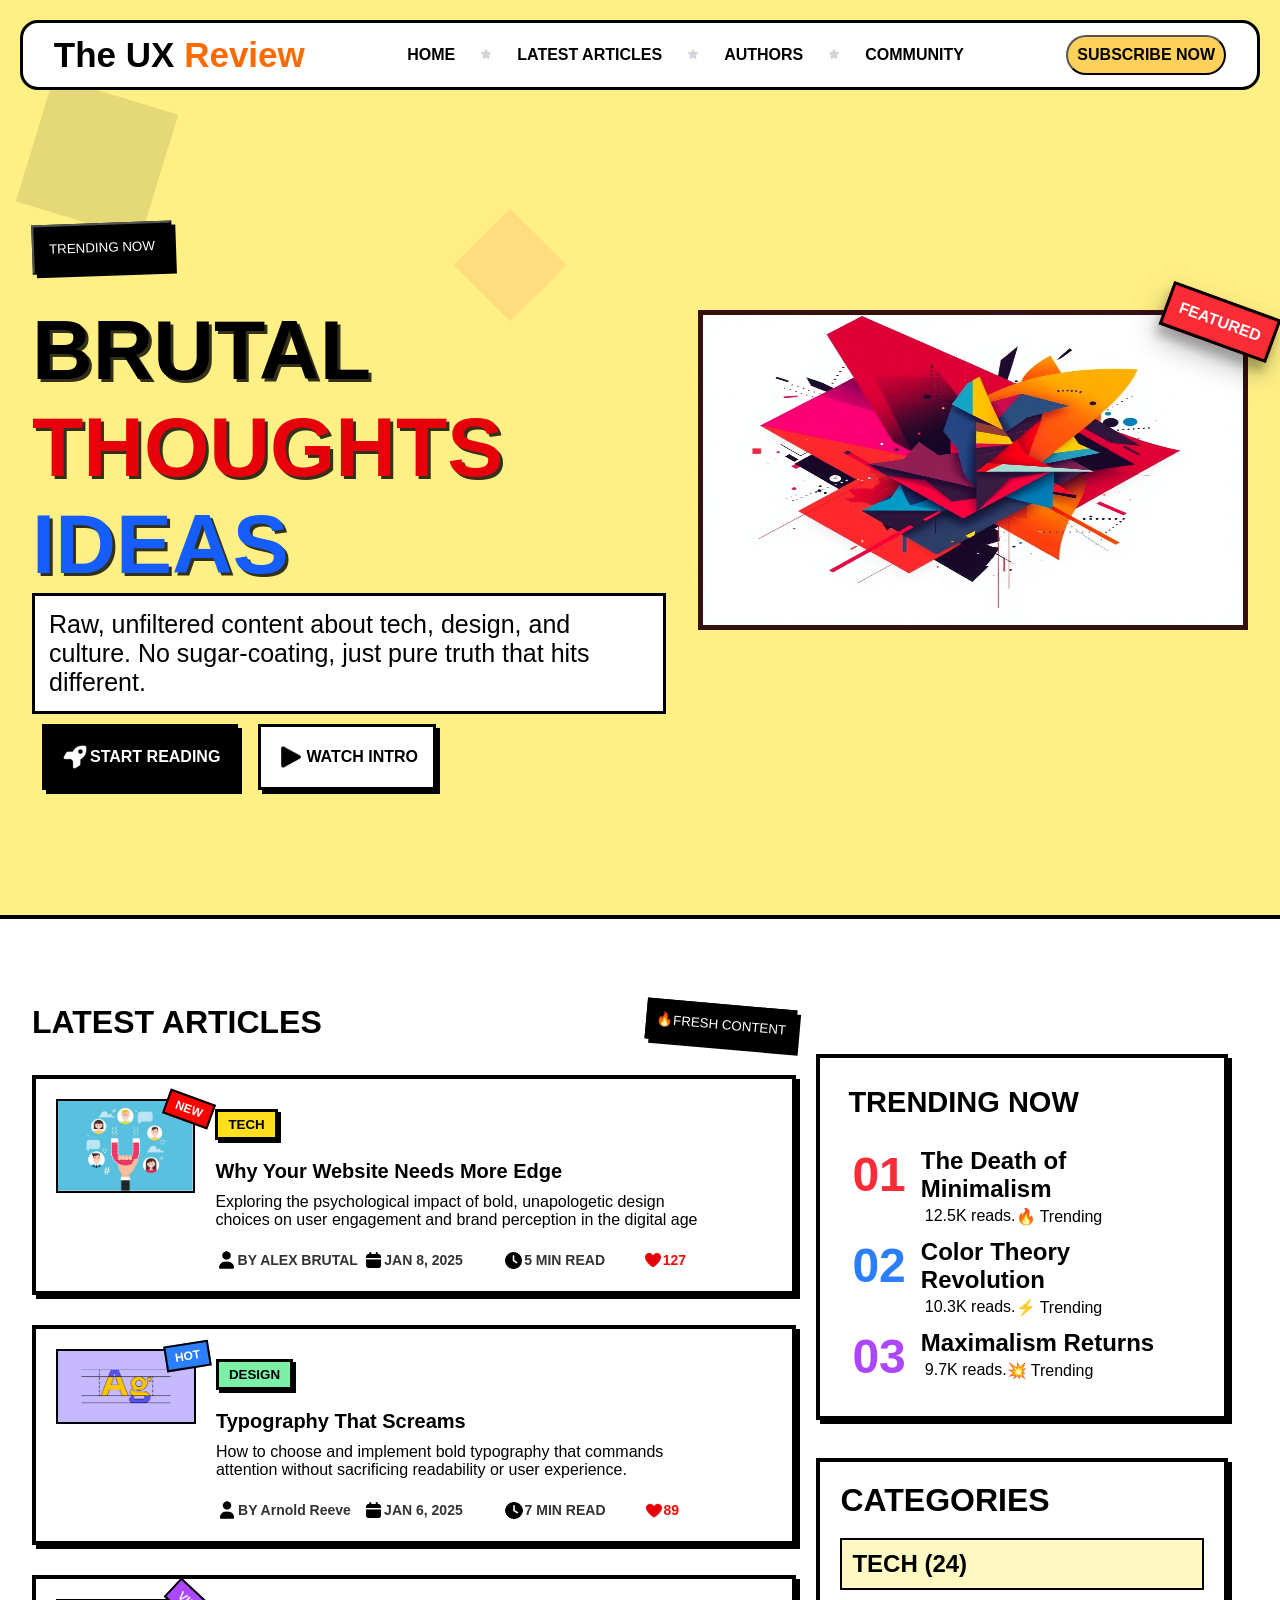
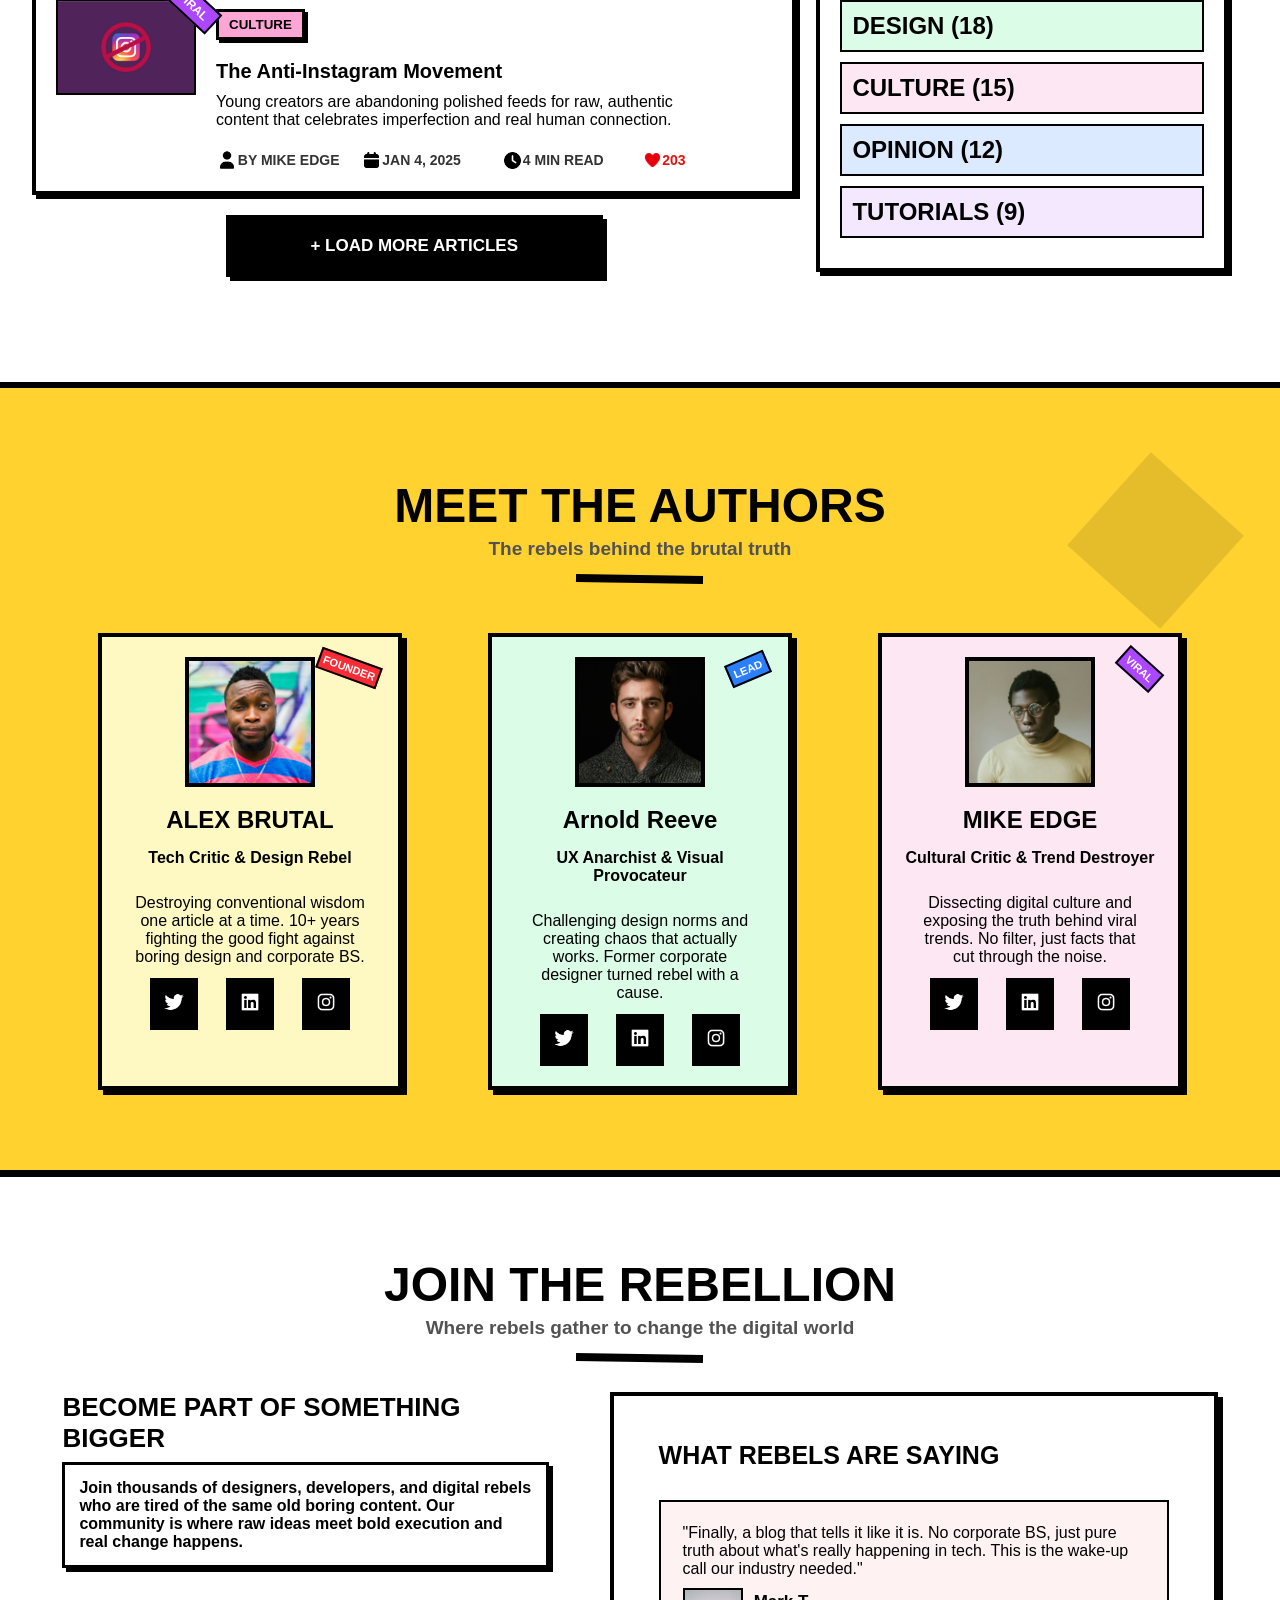
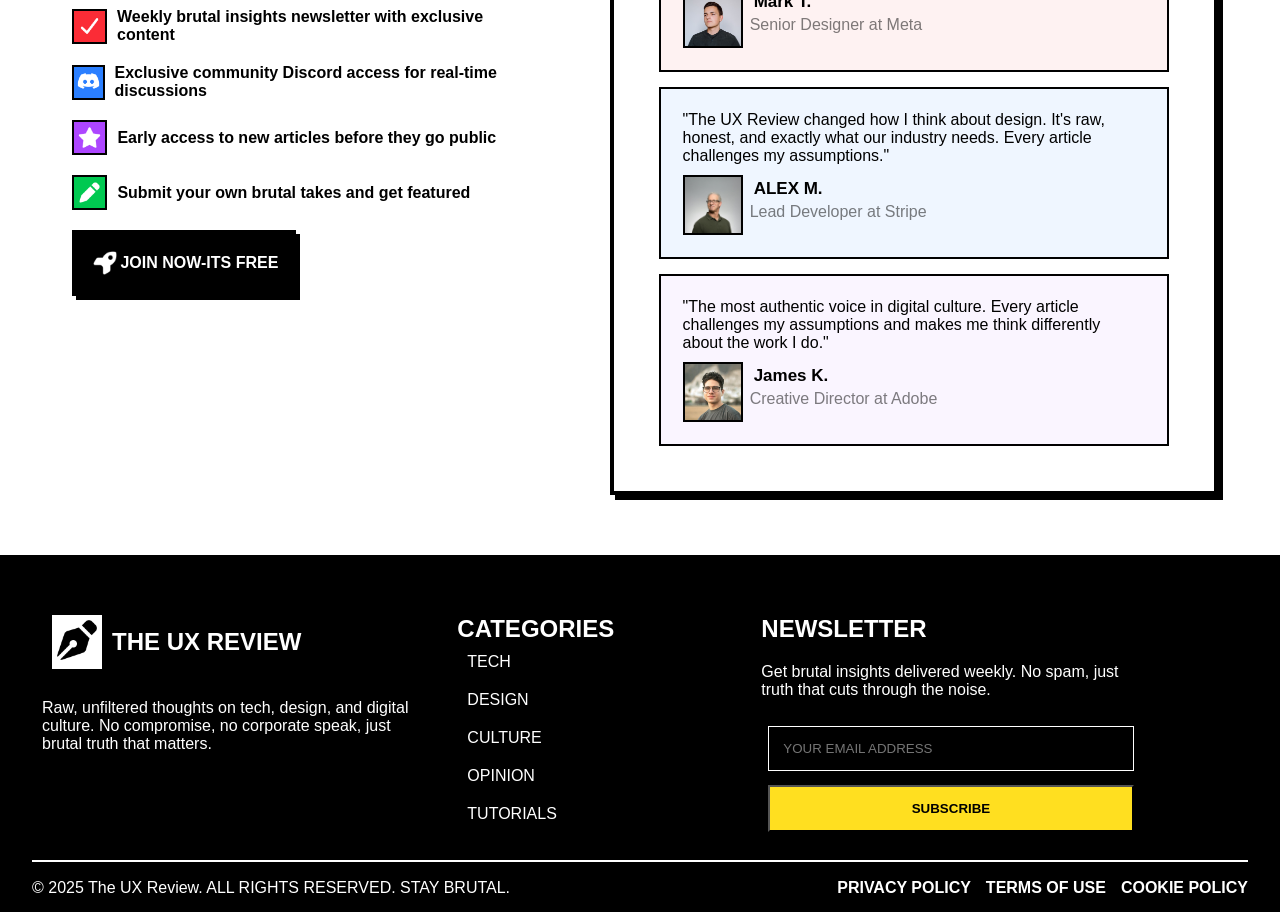
<file: index.html>
<!DOCTYPE html>
<html lang="en">

<head>
    <meta charset="UTF-8">
    <meta name="viewport" content="width=device-width, initial-scale=1.0">
    <title>The UX Reviw Blog</title>
    <!-- favicon -->
    <link rel="icon" href="./imgs/favicon.png">
    <!-- css links -->
    <link rel="stylesheet" href="./CSS/style.css">
    <link rel="stylesheet" href="./CSS/media.css">
</head>

<body>
    <!--         Navbar         -->

    <div class="navbar">
        <div class="container">
            <div class="navbar-parent">
                <div class="navbar-items">
                    <div class="navbar-items-inner">
                        <h2 class="navbar-logo">The UX </h2>
                        <ul class="navbar-links ">
                            <li><a href="#home">HOME</a></li>
                            <img src="./imgs/star-solid-full.png" />
                            <li><a href="#LATEST ARTICLES">LATEST ARTICLES</a></li>
                            <img src="./imgs/star-solid-full.png" />
                            <li><a href="#AUTHORS">AUTHORS</a></li>
                            <img src="./imgs/star-solid-full.png" />
                            <li><a href="#COMMUNITY">COMMUNITY</a></li>
                        </ul>
                        <button class="navbar-btn">SUBSCRIBE NOW</button>
                    </div>
                </div>
            </div>
        </div>
    </div>
    <!--         Navbar         -->

    <!--        Hero Section         -->
    <div class="hero-section" id="home">
        <div class="container">
            <div class="hero-section-parent">
                <div class="hero-section-items">
                    <div class="hero-section-items-inner">
                        <div class="hero-section-items-inner-left xl-50">
                            <div class="hero-Square1"></div>
                            <div class="hero-Square2"></div>
                            <div class=" TRENDING-NOW-div">
                                <button class="hero-btn1"> TRENDING NOW</button>

                            </div>
                            <h1><span class="title1">BRUTAL</span><br><span class="title2">THOUGHTS</span><br><span
                                    class="title3"> IDEAS</span>
                            </h1>
                            <div class="hero-p">
                                <p>Raw, unfiltered content about tech, design, and culture. No sugar-coating, just pure
                                    truth that hits different.</p>
                            </div>
                            <div class="btns">
                                <div class=" START-READING-div">

                                    <button class="hero-btn2">
                                        <img src="./imgs/icons/icons/rocket-solid-full.png" />
                                        START READING</button>

                                </div>
                                <div class=" WATCH-INTRO-div">
                                    <button class="hero-btn3"><img src="./imgs/icons/icons/play-solid-full.png" />WATCH
                                        INTRO</button>

                                </div>
                            </div>
                        </div>
                        <div class="hero-section-items-inner-right xl-50">

                            <img src="./imgs/hero-img.png" />
                            <div class="title-img">FEATURED</div>
                        </div>
                    </div>
                </div>
            </div>
        </div>
    </div>
    <!--        Hero Section         -->

    <!--        Latest Articles        -->
    <div class="latest-Articles" id="LATEST ARTICLES">
        <div class="container">
            <div class="latest-Articles-parent">


                <div class="latest-Articles-items xl-100 xxl-100">


                    <div class="left-column xl-75 xxl-75 lg-65">

                        <div class="latest-title">
                            <h1>LATEST ARTICLES</h1>
                            <button>🔥FRESH CONTENT</button>

                        </div>


                        <div class="latest-Articles-items-inner ">
                            <div class="article-img lg-100">
                                <img src="./imgs/user-engagement-2.jpg" alt="Article Image" />
                                <div class="NEW">NEW</div>

                            </div>
                            <div class="">
                                <button class="TECH">TECH</button>
                                <h1>Why Your Website Needs More Edge</h1>
                                <p>
                                    Exploring the psychological impact of bold, unapologetic design
                                    <br />
                                    choices on user engagement and brand perception in the digital age
                                </p>

                                <div class="icons">

                                    <div class="icon-item">
                                        <img src="./imgs/icons/icons/user-solid-full.png" />
                                        <h3>BY ALEX BRUTAL</h3>
                                    </div>
                                    <div class="icon-item">
                                        <img src="./imgs/icons/icons/calendar-solid-full.png" />
                                        <h3>JAN 8, 2025</h3>
                                    </div>


                                    <div class="icon-item">
                                        <img src="./imgs/icons/icons/clock-solid-full.png" />
                                        <h3>5 MIN READ</h3>
                                    </div>
                                    <div class="icon-item">
                                        <img src="./imgs/icons/icons/heart-solid-full-red.png" />
                                        <h3 class="red-num">127</h3>
                                    </div>


                                </div>
                            </div>
                        </div>


                        <div class="latest-Articles-items-inner">
                            <div class="article-img lg-100">
                                <img src="./imgs/guide-to-typography.avif" alt="Article Image" />
                                <div class="HOT">HOT</div>

                            </div>
                            <div>
                                <button class="TECH design-btn ">DESIGN</button>

                                <h1 class="design">Typography That Screams</h1>
                                <p>
                                    How to choose and implement bold typography that commands
                                    <br />
                                    attention without sacrificing readability or user experience.
                                </p>

                                <div class="icons">

                                    <div class="icon-item">
                                        <img src="./imgs/icons/icons/user-solid-full.png" />
                                        <h3>BY Arnold Reeve</h3>
                                    </div>
                                    <div class="icon-item">
                                        <img src="./imgs/icons/icons/calendar-solid-full.png" />
                                        <h3>JAN 6, 2025</h3>
                                    </div>


                                    <div class="icon-item">
                                        <img src="./imgs/icons/icons/clock-solid-full.png" />
                                        <h3>7 MIN READ</h3>
                                    </div>
                                    <div class="icon-item">
                                        <img src="./imgs/icons/icons/heart-solid-full-red.png" />
                                        <h3 class="red-num">89</h3>
                                    </div>


                                </div>
                            </div>
                        </div>


                        <div class="latest-Articles-items-inner">
                            <div class="article-img lg-100">
                                <img src="./imgs/anti-instagram.jpg" alt="Article Image" />
                                <div class="VIRAL">VIRAL</div>

                            </div>
                            <div>
                                <button class="TECH culture-btn">CULTURE</button>

                                <h1 class="culture">The Anti-Instagram Movement</h1>
                                <p>
                                    Young creators are abandoning polished feeds for raw, authentic
                                    <br />
                                    content that celebrates imperfection and real human connection.
                                </p>

                                <div class="icons">

                                    <div class="icon-item">
                                        <img src="./imgs/icons/icons/user-solid-full.png" />
                                        <h3>BY MIKE EDGE</h3>
                                    </div>
                                    <div class="icon-item">
                                        <img src="./imgs/icons/icons/calendar-solid-full.png" />
                                        <h3>JAN 4, 2025</h3>
                                    </div>


                                    <div class="icon-item">
                                        <img src="./imgs/icons/icons/clock-solid-full.png" />
                                        <h3>4 MIN READ</h3>
                                    </div>
                                    <div class="icon-item">
                                        <img src="./imgs/icons/icons/heart-solid-full-red.png" />
                                        <h3 class="red-num">203</h3>
                                    </div>


                                </div>
                            </div>
                        </div>
                        <div class="latest-btn">
                            <button>+ LOAD MORE ARTICLES</button>

                        </div>

                    </div>

                    <div class="right-column xl-25 xxl-25 lg-35">

                        <div class="trenging">
                            <div class="trenging-inner">
                                <h1>TRENDING NOW</h1>

                                <div class="items-trending">
                                    <h2 class="items-trending-num num1">01</h2>
                                    <div>
                                        <h2 class="trending-title1">The Death of Minimalism</h2>
                                        <div class="items-trending-line2">
                                            <p>12.5K reads.</p>
                                            <p>🔥 Trending</p>
                                        </div>
                                    </div>
                                </div>

                                <div class="items-trending">
                                    <h2 class="items-trending-num num2">02</h2>
                                    <div>
                                        <h2 class="trending-title2">Color Theory Revolution</h2>
                                        <div class="items-trending-line2">
                                            <p>10.3K reads.</p>
                                            <p>⚡️ Trending</p>
                                        </div>
                                    </div>
                                </div>

                                <div class="items-trending">
                                    <h2 class="items-trending-num num3">03</h2>
                                    <div>
                                        <h2 class="trending-title3">Maximalism Returns</h2>
                                        <div class="items-trending-line2">
                                            <p>9.7K reads.</p>
                                            <p>💥 Trending</p>
                                        </div>
                                    </div>
                                </div>
                            </div>
                        </div>

                        <div class="categories">
                            <div class="categories-inner">
                                <h1>CATEGORIES</h1>
                                <div class="categories-item item1">
                                    <h2>TECH (24)</h2>
                                </div>
                                <div class="categories-item item2">
                                    <h2>DESIGN (18)</h2>
                                </div>
                                <div class="categories-item item3">
                                    <h2>CULTURE (15)</h2>
                                </div>
                                <div class="categories-item item4">
                                    <h2>OPINION (12)</h2>
                                </div>
                                <div class="categories-item item5">
                                    <h2>TUTORIALS (9)</h2>
                                </div>
                            </div>
                        </div>

                    </div>


                </div>
            </div>
        </div>
    </div>

    <!--        Latest Articles        -->

    <!--        AUTHORS       -->
    <div class="AUTHORS" id="AUTHORS">
        <div class="container">
            <div class="AUTHORS-parent">
                <div class="AUTHORS-items">
                    <div class="AUTHORS-titles">
                        <div class="AUTHORS-Square3"></div>
                        <h1>MEET THE AUTHORS</h1>
                        <p>The rebels behind the brutal truth</p>
                        <div class="line">

                        </div>
                    </div>
                    <div class="cards">
                        <div class="AUTHORS-card-1 sm-100 md-50 lg-25 xl-20 ">
                            <div class="inner-AUTHORS-card">
                                <img class="AUTHORS-img" src="./imgs/avatar-1.jpg" />
                                <div class="FOUNDER">FOUNDER</div>
                                <h2 class="name-AUTHORS">ALEX BRUTAL</h2>
                                <p class="AUTHORS-p">Tech Critic & Design Rebel</p>
                                <p class="AUTHORS-p2">Destroying conventional wisdom one article at a time. 10+ years
                                    fighting the good
                                    fight
                                    against boring design and corporate BS.</p>
                                <div class="AUTHORS-icons">
                                    <div class="icon1">
                                        <img src="./imgs/icons/icons/twitter-brands-solid-full.png" />
                                    </div>
                                    <div class="icon2">
                                        <img src="./imgs/icons/icons/linkedin-brands-solid-full.png" />
                                    </div>
                                    <div class="icon3">
                                        <img src="./imgs/icons/icons/instagram-brands-solid-full.png" />
                                    </div>
                                </div>
                            </div>
                        </div>
                        <div class="AUTHORS-card-2 sm-100 md-50 lg-25 xl-20 ">
                            <div class="inner-AUTHORS-card">
                                <img class="AUTHORS-img" src="./imgs/avatar-2.jpg" />

                                <div class="LEAD">LEAD</div>
                                <h2 class="name-AUTHORS">Arnold Reeve</h2>
                                <p class="AUTHORS-p">UX Anarchist & Visual Provocateur</p>
                                <p class="AUTHORS-p2">Challenging design norms and creating chaos that actually works.
                                    Former corporate designer turned rebel with a cause.</p>
                                <div class="AUTHORS-icons">
                                    <div class="icon1">
                                        <img src="./imgs/icons/icons/twitter-brands-solid-full.png" />
                                    </div>
                                    <div class="icon2">
                                        <img src="./imgs/icons/icons/linkedin-brands-solid-full.png" />
                                    </div>
                                    <div class="icon3">
                                        <img src="./imgs/icons/icons/instagram-brands-solid-full.png" />
                                    </div>
                                </div>
                            </div>
                        </div>
                        <div class="AUTHORS-card-3 sm-100 md-50 lg-25 xl-20 ">
                            <div class="inner-AUTHORS-card">
                                <img class="AUTHORS-img" src="./imgs/avatar-3.jpg" />
                                <div class="VIRAL-AUTHOURS">VIRAL</div>
                                <h2 class="name-AUTHORS">MIKE EDGE</h2>
                                <p class="AUTHORS-p">Cultural Critic & Trend Destroyer</p>
                                <p class="AUTHORS-p2">Dissecting digital culture and exposing the truth behind viral
                                    trends. No filter, just facts that cut through the noise.

                                </p>
                                <div class="AUTHORS-icons">
                                    <div class="icon1">
                                        <img src="./imgs/icons/icons/twitter-brands-solid-full.png" />
                                    </div>
                                    <div class="icon2">
                                        <img src="./imgs/icons/icons/linkedin-brands-solid-full.png" />
                                    </div>
                                    <div class="icon3">
                                        <img src="./imgs/icons/icons/instagram-brands-solid-full.png" />
                                    </div>
                                </div>
                            </div>
                        </div>
                    </div>
                </div>
            </div>
        </div>
    </div>


    <!--        AUTHORS       -->


    <!--        COMMUNITY            -->

    <div class="community" id="COMMUNITY">
        <div class="container">
            <div class="community-parent">
                <div class="AUTHORS-titles ">
                    <h1>JOIN THE REBELLION</h1>
                    <p>Where rebels gather to change the digital world</p>
                    <div class="line"></div>
                </div>
                <div class="community-items">
                    <div class="cummunity-items-left md-100 lg-40 xl-50 xxl-50">
                        <h2 class="title-community">BECOME PART OF SOMETHING BIGGER</h2>
                        <div class="cummunity-p">Join thousands of designers, developers, and digital rebels who are
                            tired of the same old boring content. Our community is where raw ideas meet bold execution
                            and real change happens.</div>
                        <div class="lines-cummunity">
                            <div class="img-cummunity"><img src="./imgs/icons/icons/check-solid-full.png"/></div>
                            <h4>Weekly brutal insights newsletter with exclusive content</h4>
                        </div>
                        <div  class="lines-cummunity">
                            <div class="img-cummunity img-1"><img src="./imgs/icons/icons/discord-brands-solid-full.png"/></div>
                            <h4>Exclusive community Discord access for real-time discussions</h4>
                        </div >
                        <div  class="lines-cummunity">
                            <div class="img-cummunity img-2"><img src="./imgs/icons/icons/star-solid-full-white.png"/></div>
                            <h4>Early access to new articles before they go public</h4>
                        </div>
                        <div  class="lines-cummunity">
                            <div class="img-cummunity img-3"><img src="./imgs/icons/icons/pen-solid-full.png"/></div>
                            <h4>Submit your own brutal takes and get featured</h4>
                        </div>
                        <div class=" START-READING-div ">
                            <button class="hero-btn2"><img src="./imgs/icons/icons/rocket-solid-full.png" />
                                JOIN NOW-ITS FREE</button>

                        </div>
                    </div>
                    <div class="cummunity-items-right md-100 lg-50 xl-50 xxl-50">
                        <h3>WHAT REBELS ARE SAYING</h3>
                        <div class="cummunity-items-right-div1">
                            <p>
                                "Finally, a blog that tells it like it is. No corporate BS, just pure truth about what's
                                really happening in tech. This is the wake-up call our industry needed."
                            </p>
                            <div class="cummunity-items-right-img">
                                <img src="./imgs/avatar-4.avif"/>
                                <div>
                                    <h2>Mark T.</h2>
                                    <p>Senior Designer at Meta</p>
                                </div>
                            </div>
                        </div>
                        <div  class="cummunity-items-right-div2">
                            <p>
                                "The UX Review changed how I think about design. It's raw, honest, and exactly what our
                                industry needs. Every article challenges my assumptions."</p>
                            <div class="cummunity-items-right-img">
                                <img src="./imgs/avatar-5.jpg" />
                                <div>
                                    <h2>ALEX M.</h2>
                                    <p>Lead Developer at Stripe</p>
                                </div>
                            </div>
                        </div>
                        <div class="cummunity-items-right-div3">
                            <p>
                                "The most authentic voice in digital culture. Every article challenges my assumptions
                                and makes me think differently about the work I do." </p>
                            <div class="cummunity-items-right-img">
                                <img src="./imgs/avatar-6.avif"/>
                                <div>
                                    <h2>James K.</h2>
                                    <p>Creative Director at Adobe</p>
                                </div>
                            </div>
                        </div>
                    </div>
                </div>
            </div>
        </div>
    </div>
    </div>
    <!--        COMMUNITY            -->

    <!--        footer            -->
    <div class="footer">
        <div class="container">
            <div class="parent-footer">
                <div class="footer-top">
                    <div class="footer-top1 lg-33">
                        <div class="footer-top-left">
                           <div class="footer-img"><img src="./imgs/icons/icons/pen-nib-solid-full.png" alt=""></div>

                            <h2>THE UX REVIEW</h2>
                        </div>
                        <p>Raw, unfiltered thoughts on tech, design, and digital culture. No compromise, no corporate
                            speak, just brutal truth that matters.</p>
                    </div>
                    <div  class="footer-top2 lg-25">
                        <h2>CATEGORIES</h2>
                        <ul>
                            <li>TECH</li>
                            <li>DESIGN</li>
                            <li>CULTURE</li>
                            <li>OPINION</li>
                            <li>TUTORIALS</li>
                        </ul>
                    </div>
                    <div  class="footer-top3 lg-33">
                        <h2>NEWSLETTER</h2>
                        <p>Get brutal insights delivered weekly. No spam, just truth that cuts through the noise.</p>
                        <div class="inputs">
                        <input placeholder="YOUR EMAIL ADDRESS"/>
                        <button>SUBSCRIBE</button>
                        </div>
                    </div>

                </div>
                <div class="footer-bottom">
                    <p>© 2025 The UX Review. ALL RIGHTS RESERVED. STAY BRUTAL.</p>
                    <ul>
                        <li>PRIVACY POLICY</li>
                        <li>TERMS OF USE</li>
                        <li>COOKIE POLICY</li>
                    </ul>
                </div>
            </div>
        </div>
    </div>
    <!--        footer           -->




</body>

</html>
</file>
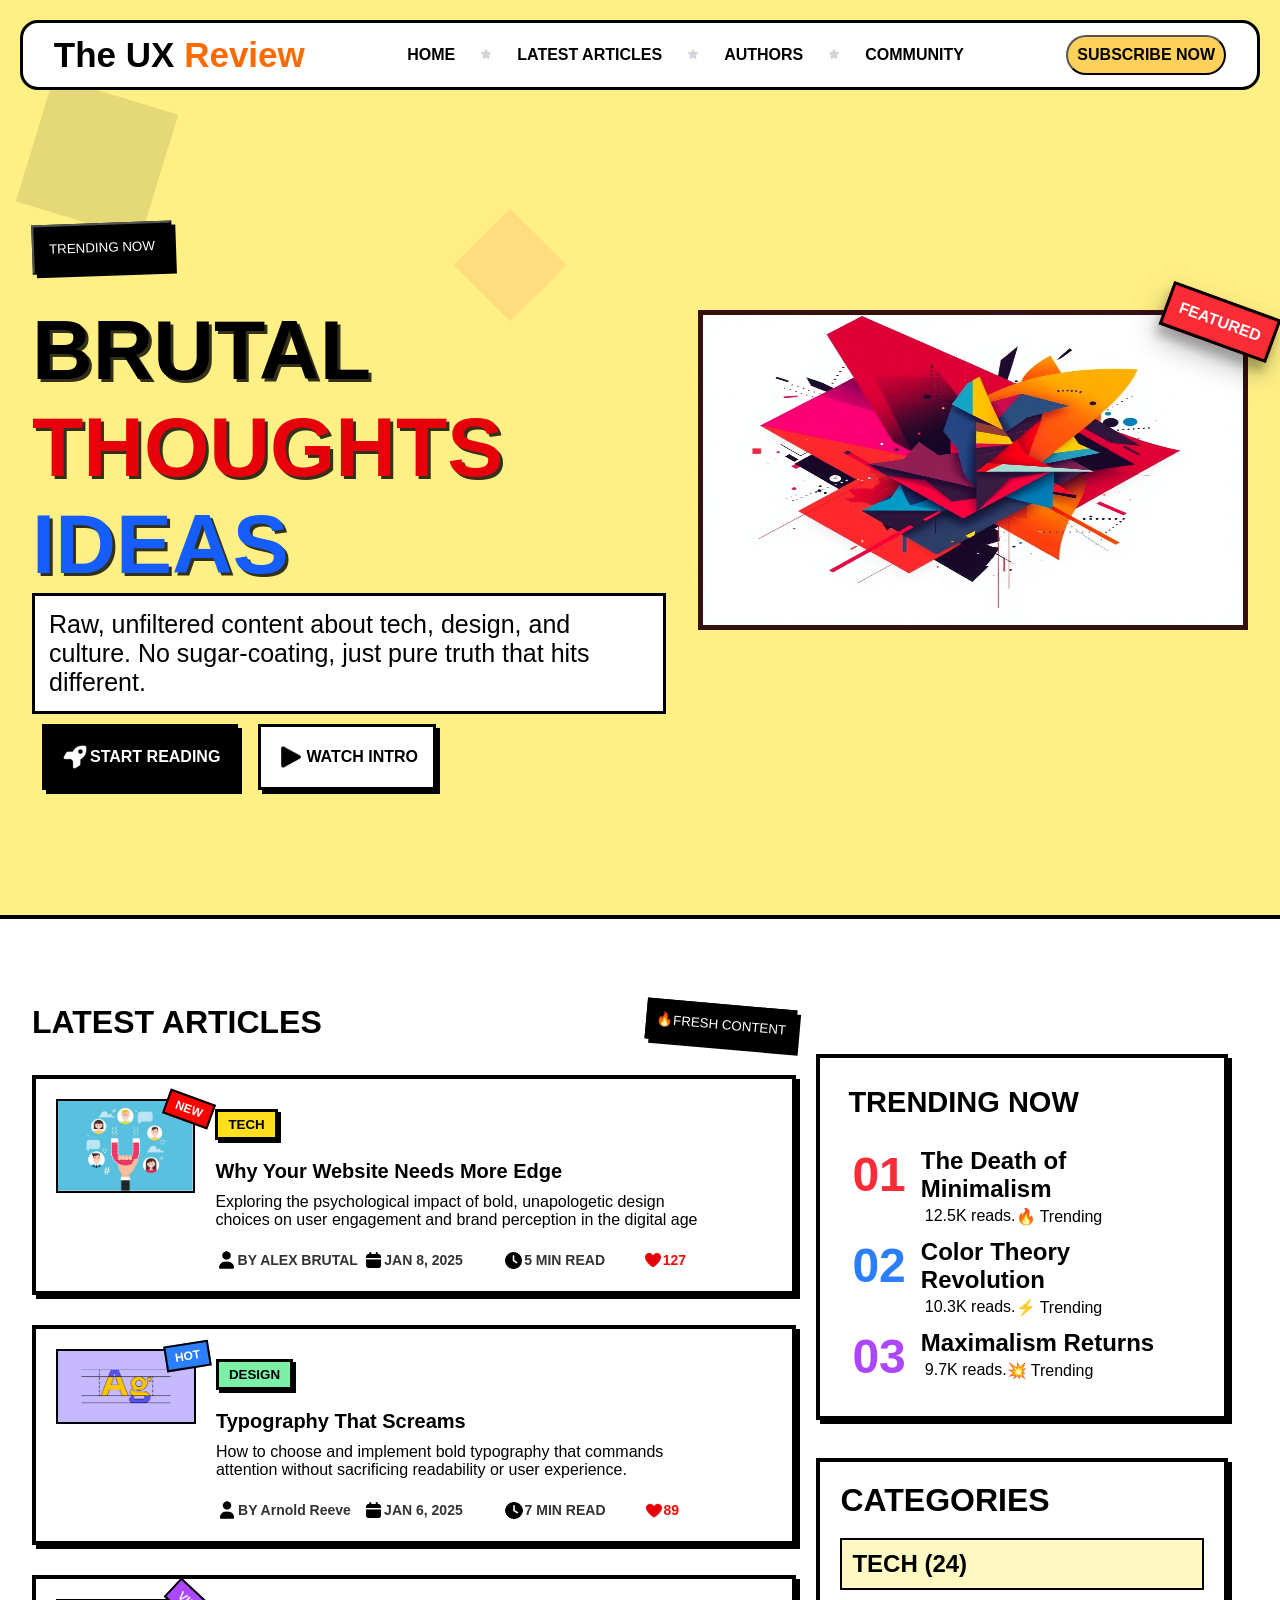
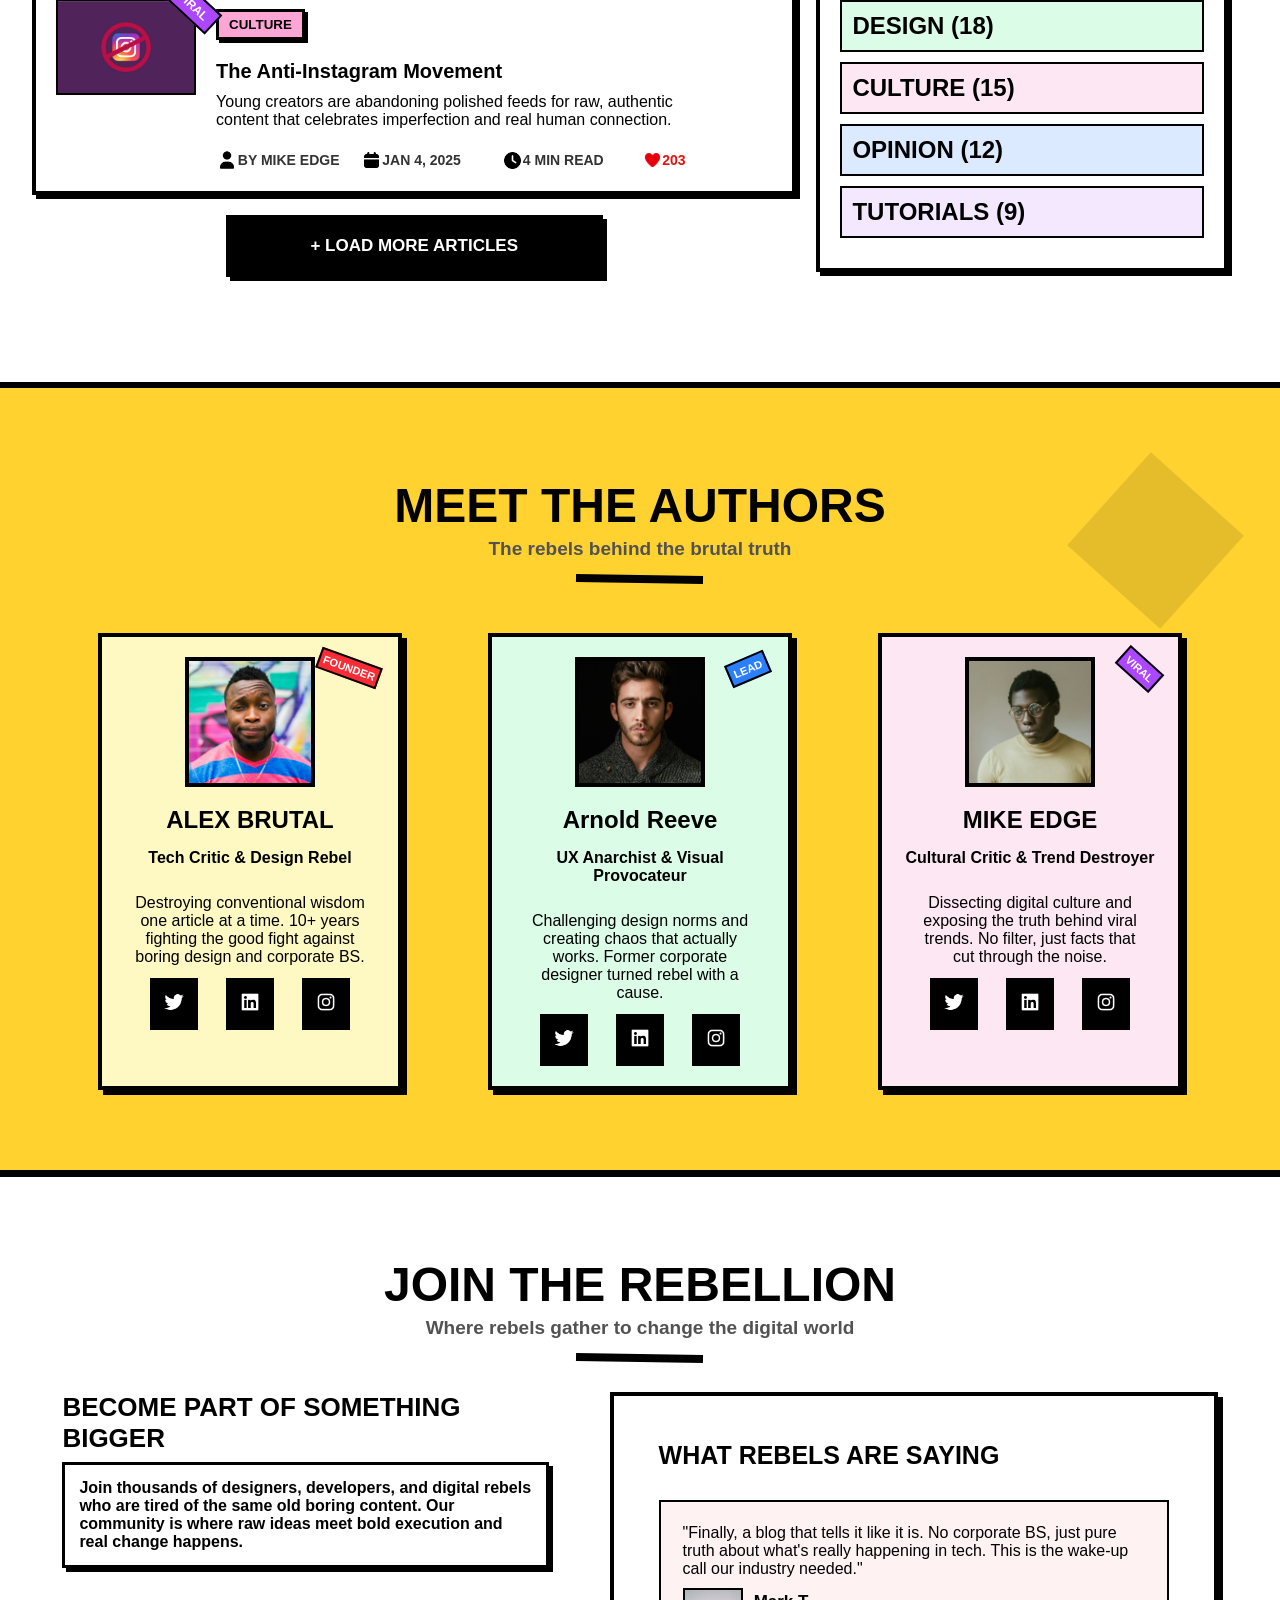
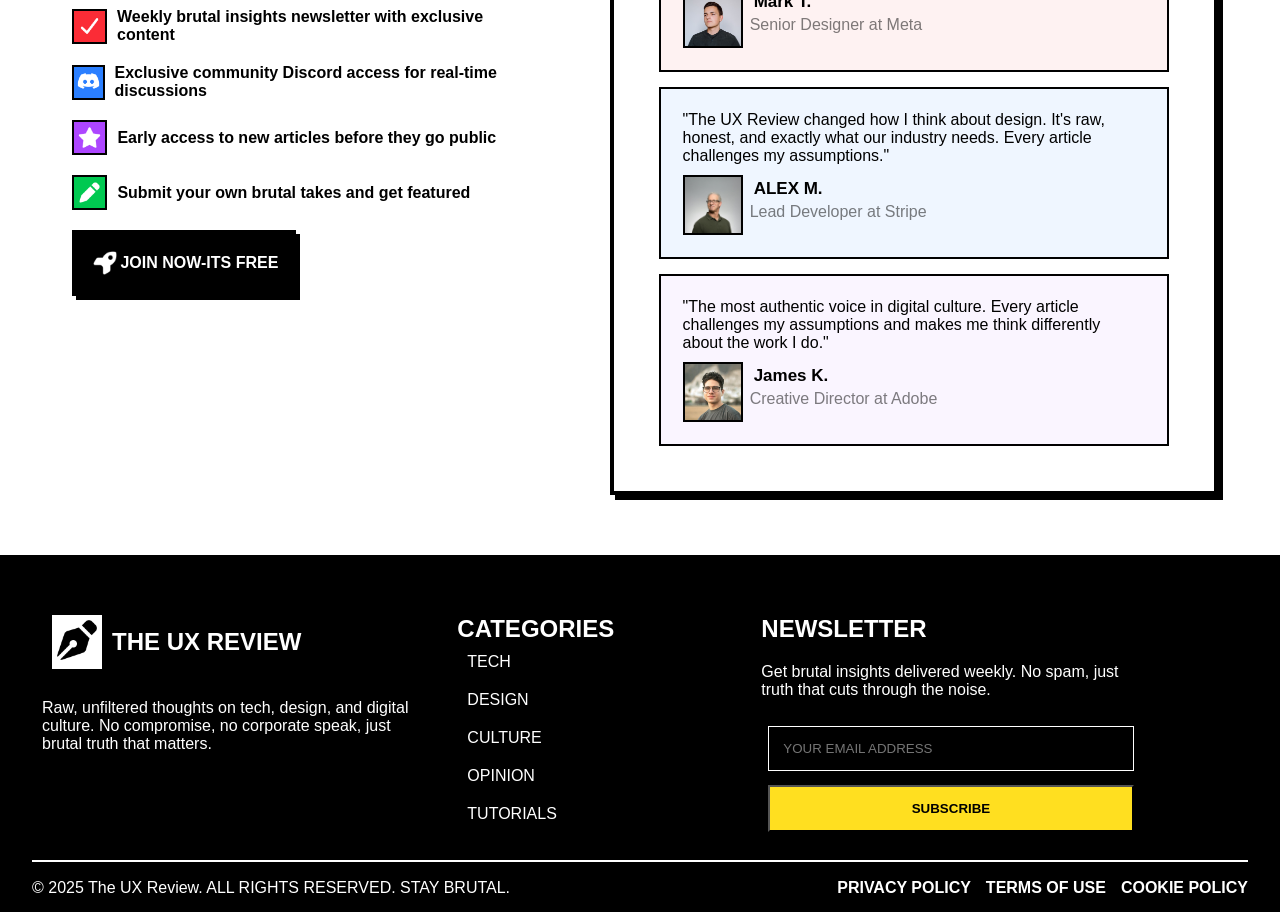
<file: the ux review blog/index.html>
<!DOCTYPE html>
<html lang="en">

<head>
    <meta charset="UTF-8">
    <meta name="viewport" content="width=device-width, initial-scale=1.0">
    <title>The UX Reviw Blog</title>
    <!-- favicon -->
    <link rel="icon" href="./imgs/favicon.png">
    <!-- css links -->
    <link rel="stylesheet" href="./CSS/style.css">
    <link rel="stylesheet" href="./CSS/media.css">
</head>

<body>
    <!--         Navbar         -->

    <div class="navbar">
        <div class="container">
            <div class="navbar-parent">
                <div class="navbar-items">
                    <div class="navbar-items-inner">
                        <h2 class="navbar-logo">The UX </h2>
                        <ul class="navbar-links ">
                            <li><a href="#home">HOME</a></li>
                            <img src="./imgs/star-solid-full.png" />
                            <li><a href="#LATEST ARTICLES">LATEST ARTICLES</a></li>
                            <img src="./imgs/star-solid-full.png" />
                            <li><a href="#AUTHORS">AUTHORS</a></li>
                            <img src="./imgs/star-solid-full.png" />
                            <li><a href="#COMMUNITY">COMMUNITY</a></li>
                        </ul>
                        <button class="navbar-btn">SUBSCRIBE NOW</button>
                    </div>
                </div>
            </div>
        </div>
    </div>
    <!--         Navbar         -->

    <!--        Hero Section         -->
    <div class="hero-section" id="home">
        <div class="container">
            <div class="hero-section-parent">
                <div class="hero-section-items">
                    <div class="hero-section-items-inner">
                        <div class="hero-section-items-inner-left xl-50">
                            <div class="hero-Square1"></div>
                            <div class="hero-Square2"></div>
                            <div class=" TRENDING-NOW-div">
                                <button class="hero-btn1"> TRENDING NOW</button>

                            </div>
                            <h1><span class="title1">BRUTAL</span><br><span class="title2">THOUGHTS</span><br><span
                                    class="title3"> IDEAS</span>
                            </h1>
                            <div class="hero-p">
                                <p>Raw, unfiltered content about tech, design, and culture. No sugar-coating, just pure
                                    truth that hits different.</p>
                            </div>
                            <div class="btns">
                                <div class=" START-READING-div">

                                    <button class="hero-btn2">
                                        <img src="./imgs/icons/icons/rocket-solid-full.png" />
                                        START READING</button>

                                </div>
                                <div class=" WATCH-INTRO-div">
                                    <button class="hero-btn3"><img src="./imgs/icons/icons/play-solid-full.png" />WATCH
                                        INTRO</button>

                                </div>
                            </div>
                        </div>
                        <div class="hero-section-items-inner-right xl-50">

                            <img src="./imgs/hero-img.png" />
                            <div class="title-img">FEATURED</div>
                        </div>
                    </div>
                </div>
            </div>
        </div>
    </div>
    <!--        Hero Section         -->

    <!--        Latest Articles        -->
    <div class="latest-Articles" id="LATEST ARTICLES">
        <div class="container">
            <div class="latest-Articles-parent">


                <div class="latest-Articles-items xl-100 xxl-100">


                    <div class="left-column xl-75 xxl-75 lg-65">

                        <div class="latest-title">
                            <h1>LATEST ARTICLES</h1>
                            <button>🔥FRESH CONTENT</button>

                        </div>


                        <div class="latest-Articles-items-inner ">
                            <div class="article-img lg-100">
                                <img src="./imgs/user-engagement-2.jpg" alt="Article Image" />
                                <div class="NEW">NEW</div>

                            </div>
                            <div class="">
                                <button class="TECH">TECH</button>
                                <h1>Why Your Website Needs More Edge</h1>
                                <p>
                                    Exploring the psychological impact of bold, unapologetic design
                                    <br />
                                    choices on user engagement and brand perception in the digital age
                                </p>

                                <div class="icons">

                                    <div class="icon-item">
                                        <img src="./imgs/icons/icons/user-solid-full.png" />
                                        <h3>BY ALEX BRUTAL</h3>
                                    </div>
                                    <div class="icon-item">
                                        <img src="./imgs/icons/icons/calendar-solid-full.png" />
                                        <h3>JAN 8, 2025</h3>
                                    </div>


                                    <div class="icon-item">
                                        <img src="./imgs/icons/icons/clock-solid-full.png" />
                                        <h3>5 MIN READ</h3>
                                    </div>
                                    <div class="icon-item">
                                        <img src="./imgs/icons/icons/heart-solid-full-red.png" />
                                        <h3 class="red-num">127</h3>
                                    </div>


                                </div>
                            </div>
                        </div>


                        <div class="latest-Articles-items-inner">
                            <div class="article-img lg-100">
                                <img src="./imgs/guide-to-typography.avif" alt="Article Image" />
                                <div class="HOT">HOT</div>

                            </div>
                            <div>
                                <button class="TECH design-btn ">DESIGN</button>

                                <h1 class="design">Typography That Screams</h1>
                                <p>
                                    How to choose and implement bold typography that commands
                                    <br />
                                    attention without sacrificing readability or user experience.
                                </p>

                                <div class="icons">

                                    <div class="icon-item">
                                        <img src="./imgs/icons/icons/user-solid-full.png" />
                                        <h3>BY Arnold Reeve</h3>
                                    </div>
                                    <div class="icon-item">
                                        <img src="./imgs/icons/icons/calendar-solid-full.png" />
                                        <h3>JAN 6, 2025</h3>
                                    </div>


                                    <div class="icon-item">
                                        <img src="./imgs/icons/icons/clock-solid-full.png" />
                                        <h3>7 MIN READ</h3>
                                    </div>
                                    <div class="icon-item">
                                        <img src="./imgs/icons/icons/heart-solid-full-red.png" />
                                        <h3 class="red-num">89</h3>
                                    </div>


                                </div>
                            </div>
                        </div>


                        <div class="latest-Articles-items-inner">
                            <div class="article-img lg-100">
                                <img src="./imgs/anti-instagram.jpg" alt="Article Image" />
                                <div class="VIRAL">VIRAL</div>

                            </div>
                            <div>
                                <button class="TECH culture-btn">CULTURE</button>

                                <h1 class="culture">The Anti-Instagram Movement</h1>
                                <p>
                                    Young creators are abandoning polished feeds for raw, authentic
                                    <br />
                                    content that celebrates imperfection and real human connection.
                                </p>

                                <div class="icons">

                                    <div class="icon-item">
                                        <img src="./imgs/icons/icons/user-solid-full.png" />
                                        <h3>BY MIKE EDGE</h3>
                                    </div>
                                    <div class="icon-item">
                                        <img src="./imgs/icons/icons/calendar-solid-full.png" />
                                        <h3>JAN 4, 2025</h3>
                                    </div>


                                    <div class="icon-item">
                                        <img src="./imgs/icons/icons/clock-solid-full.png" />
                                        <h3>4 MIN READ</h3>
                                    </div>
                                    <div class="icon-item">
                                        <img src="./imgs/icons/icons/heart-solid-full-red.png" />
                                        <h3 class="red-num">203</h3>
                                    </div>


                                </div>
                            </div>
                        </div>
                        <div class="latest-btn">
                            <button>+ LOAD MORE ARTICLES</button>

                        </div>

                    </div>

                    <div class="right-column xl-25 xxl-25 lg-35">

                        <div class="trenging">
                            <div class="trenging-inner">
                                <h1>TRENDING NOW</h1>

                                <div class="items-trending">
                                    <h2 class="items-trending-num num1">01</h2>
                                    <div>
                                        <h2 class="trending-title1">The Death of Minimalism</h2>
                                        <div class="items-trending-line2">
                                            <p>12.5K reads.</p>
                                            <p>🔥 Trending</p>
                                        </div>
                                    </div>
                                </div>

                                <div class="items-trending">
                                    <h2 class="items-trending-num num2">02</h2>
                                    <div>
                                        <h2 class="trending-title2">Color Theory Revolution</h2>
                                        <div class="items-trending-line2">
                                            <p>10.3K reads.</p>
                                            <p>⚡️ Trending</p>
                                        </div>
                                    </div>
                                </div>

                                <div class="items-trending">
                                    <h2 class="items-trending-num num3">03</h2>
                                    <div>
                                        <h2 class="trending-title3">Maximalism Returns</h2>
                                        <div class="items-trending-line2">
                                            <p>9.7K reads.</p>
                                            <p>💥 Trending</p>
                                        </div>
                                    </div>
                                </div>
                            </div>
                        </div>

                        <div class="categories">
                            <div class="categories-inner">
                                <h1>CATEGORIES</h1>
                                <div class="categories-item item1">
                                    <h2>TECH (24)</h2>
                                </div>
                                <div class="categories-item item2">
                                    <h2>DESIGN (18)</h2>
                                </div>
                                <div class="categories-item item3">
                                    <h2>CULTURE (15)</h2>
                                </div>
                                <div class="categories-item item4">
                                    <h2>OPINION (12)</h2>
                                </div>
                                <div class="categories-item item5">
                                    <h2>TUTORIALS (9)</h2>
                                </div>
                            </div>
                        </div>

                    </div>


                </div>
            </div>
        </div>
    </div>

    <!--        Latest Articles        -->

    <!--        AUTHORS       -->
    <div class="AUTHORS" id="AUTHORS">
        <div class="container">
            <div class="AUTHORS-parent">
                <div class="AUTHORS-items">
                    <div class="AUTHORS-titles">
                        <div class="AUTHORS-Square3"></div>
                        <h1>MEET THE AUTHORS</h1>
                        <p>The rebels behind the brutal truth</p>
                        <div class="line">

                        </div>
                    </div>
                    <div class="cards">
                        <div class="AUTHORS-card-1 sm-100 md-50 lg-25 xl-20 ">
                            <div class="inner-AUTHORS-card">
                                <img class="AUTHORS-img" src="./imgs/avatar-1.jpg" />
                                <div class="FOUNDER">FOUNDER</div>
                                <h2 class="name-AUTHORS">ALEX BRUTAL</h2>
                                <p class="AUTHORS-p">Tech Critic & Design Rebel</p>
                                <p class="AUTHORS-p2">Destroying conventional wisdom one article at a time. 10+ years
                                    fighting the good
                                    fight
                                    against boring design and corporate BS.</p>
                                <div class="AUTHORS-icons">
                                    <div class="icon1">
                                        <img src="./imgs/icons/icons/twitter-brands-solid-full.png" />
                                    </div>
                                    <div class="icon2">
                                        <img src="./imgs/icons/icons/linkedin-brands-solid-full.png" />
                                    </div>
                                    <div class="icon3">
                                        <img src="./imgs/icons/icons/instagram-brands-solid-full.png" />
                                    </div>
                                </div>
                            </div>
                        </div>
                        <div class="AUTHORS-card-2 sm-100 md-50 lg-25 xl-20 ">
                            <div class="inner-AUTHORS-card">
                                <img class="AUTHORS-img" src="./imgs/avatar-2.jpg" />

                                <div class="LEAD">LEAD</div>
                                <h2 class="name-AUTHORS">Arnold Reeve</h2>
                                <p class="AUTHORS-p">UX Anarchist & Visual Provocateur</p>
                                <p class="AUTHORS-p2">Challenging design norms and creating chaos that actually works.
                                    Former corporate designer turned rebel with a cause.</p>
                                <div class="AUTHORS-icons">
                                    <div class="icon1">
                                        <img src="./imgs/icons/icons/twitter-brands-solid-full.png" />
                                    </div>
                                    <div class="icon2">
                                        <img src="./imgs/icons/icons/linkedin-brands-solid-full.png" />
                                    </div>
                                    <div class="icon3">
                                        <img src="./imgs/icons/icons/instagram-brands-solid-full.png" />
                                    </div>
                                </div>
                            </div>
                        </div>
                        <div class="AUTHORS-card-3 sm-100 md-50 lg-25 xl-20 ">
                            <div class="inner-AUTHORS-card">
                                <img class="AUTHORS-img" src="./imgs/avatar-3.jpg" />
                                <div class="VIRAL-AUTHOURS">VIRAL</div>
                                <h2 class="name-AUTHORS">MIKE EDGE</h2>
                                <p class="AUTHORS-p">Cultural Critic & Trend Destroyer</p>
                                <p class="AUTHORS-p2">Dissecting digital culture and exposing the truth behind viral
                                    trends. No filter, just facts that cut through the noise.

                                </p>
                                <div class="AUTHORS-icons">
                                    <div class="icon1">
                                        <img src="./imgs/icons/icons/twitter-brands-solid-full.png" />
                                    </div>
                                    <div class="icon2">
                                        <img src="./imgs/icons/icons/linkedin-brands-solid-full.png" />
                                    </div>
                                    <div class="icon3">
                                        <img src="./imgs/icons/icons/instagram-brands-solid-full.png" />
                                    </div>
                                </div>
                            </div>
                        </div>
                    </div>
                </div>
            </div>
        </div>
    </div>


    <!--        AUTHORS       -->


    <!--        COMMUNITY            -->

    <div class="community" id="COMMUNITY">
        <div class="container">
            <div class="community-parent">
                <div class="AUTHORS-titles ">
                    <h1>JOIN THE REBELLION</h1>
                    <p>Where rebels gather to change the digital world</p>
                    <div class="line"></div>
                </div>
                <div class="community-items">
                    <div class="cummunity-items-left md-100 lg-40 xl-50 xxl-50">
                        <h2 class="title-community">BECOME PART OF SOMETHING BIGGER</h2>
                        <div class="cummunity-p">Join thousands of designers, developers, and digital rebels who are
                            tired of the same old boring content. Our community is where raw ideas meet bold execution
                            and real change happens.</div>
                        <div class="lines-cummunity">
                            <div class="img-cummunity"><img src="./imgs/icons/icons/check-solid-full.png"/></div>
                            <h4>Weekly brutal insights newsletter with exclusive content</h4>
                        </div>
                        <div  class="lines-cummunity">
                            <div class="img-cummunity img-1"><img src="./imgs/icons/icons/discord-brands-solid-full.png"/></div>
                            <h4>Exclusive community Discord access for real-time discussions</h4>
                        </div >
                        <div  class="lines-cummunity">
                            <div class="img-cummunity img-2"><img src="./imgs/icons/icons/star-solid-full-white.png"/></div>
                            <h4>Early access to new articles before they go public</h4>
                        </div>
                        <div  class="lines-cummunity">
                            <div class="img-cummunity img-3"><img src="./imgs/icons/icons/pen-solid-full.png"/></div>
                            <h4>Submit your own brutal takes and get featured</h4>
                        </div>
                        <div class=" START-READING-div ">
                            <button class="hero-btn2"><img src="./imgs/icons/icons/rocket-solid-full.png" />
                                JOIN NOW-ITS FREE</button>

                        </div>
                    </div>
                    <div class="cummunity-items-right md-100 lg-50 xl-50 xxl-50">
                        <h3>WHAT REBELS ARE SAYING</h3>
                        <div class="cummunity-items-right-div1">
                            <p>
                                "Finally, a blog that tells it like it is. No corporate BS, just pure truth about what's
                                really happening in tech. This is the wake-up call our industry needed."
                            </p>
                            <div class="cummunity-items-right-img">
                                <img src="./imgs/avatar-4.avif"/>
                                <div>
                                    <h2>Mark T.</h2>
                                    <p>Senior Designer at Meta</p>
                                </div>
                            </div>
                        </div>
                        <div  class="cummunity-items-right-div2">
                            <p>
                                "The UX Review changed how I think about design. It's raw, honest, and exactly what our
                                industry needs. Every article challenges my assumptions."</p>
                            <div class="cummunity-items-right-img">
                                <img src="./imgs/avatar-5.jpg" />
                                <div>
                                    <h2>ALEX M.</h2>
                                    <p>Lead Developer at Stripe</p>
                                </div>
                            </div>
                        </div>
                        <div class="cummunity-items-right-div3">
                            <p>
                                "The most authentic voice in digital culture. Every article challenges my assumptions
                                and makes me think differently about the work I do." </p>
                            <div class="cummunity-items-right-img">
                                <img src="./imgs/avatar-6.avif"/>
                                <div>
                                    <h2>James K.</h2>
                                    <p>Creative Director at Adobe</p>
                                </div>
                            </div>
                        </div>
                    </div>
                </div>
            </div>
        </div>
    </div>
    </div>
    <!--        COMMUNITY            -->

    <!--        footer            -->
    <div class="footer">
        <div class="container">
            <div class="parent-footer">
                <div class="footer-top">
                    <div class="footer-top1 lg-33">
                        <div class="footer-top-left">
                           <div class="footer-img"><img src="./imgs/icons/icons/pen-nib-solid-full.png" alt=""></div>

                            <h2>THE UX REVIEW</h2>
                        </div>
                        <p>Raw, unfiltered thoughts on tech, design, and digital culture. No compromise, no corporate
                            speak, just brutal truth that matters.</p>
                    </div>
                    <div  class="footer-top2 lg-25">
                        <h2>CATEGORIES</h2>
                        <ul>
                            <li>TECH</li>
                            <li>DESIGN</li>
                            <li>CULTURE</li>
                            <li>OPINION</li>
                            <li>TUTORIALS</li>
                        </ul>
                    </div>
                    <div  class="footer-top3 lg-33">
                        <h2>NEWSLETTER</h2>
                        <p>Get brutal insights delivered weekly. No spam, just truth that cuts through the noise.</p>
                        <div class="inputs">
                        <input placeholder="YOUR EMAIL ADDRESS"/>
                        <button>SUBSCRIBE</button>
                        </div>
                    </div>

                </div>
                <div class="footer-bottom">
                    <p>© 2025 The UX Review. ALL RIGHTS RESERVED. STAY BRUTAL.</p>
                    <ul>
                        <li>PRIVACY POLICY</li>
                        <li>TERMS OF USE</li>
                        <li>COOKIE POLICY</li>
                    </ul>
                </div>
            </div>
        </div>
    </div>
    <!--        footer           -->




</body>

</html>
</file>
<file: CSS/style.css>
*,
*::after,
*::before {
    box-sizing: border-box;
    margin: 0;
    padding: 0;
    font-family: EXO, sans-serif;
}

.container {
    width: 95%;
    margin: auto;
}

::selection {
    background-color: #ffd15b;
}

/*              NAVBAR              */

.navbar {
    background-color: white;
    position: fixed;
    z-index: 20;
    top: 0;
    left: 0;
    right: 0;
    margin: 20px 20px;
    padding: 12px 0px;
    border: 3px black solid;
    border-radius: 18px;

}

.navbar-parent {
    width: 100%;
}

.navbar-items-inner {
    width: 100%;
    display: flex;
    flex-wrap: wrap;
    flex-direction: row;
    justify-content: space-between;
    align-items: center;
}

.navbar-links {
    list-style: none;
    display: flex;
    gap: 25px;
    margin: 0;
    padding: 0;
}

.navbar-links a {
    text-decoration: none;
    color: black;
}

.navbar-links li {
    font-weight: bold;
}

.navbar-links a:hover {
    color: #ff8861;
}

.navbar-links img {
    width: 12px;
    height: 12px;
    text-align: center;
    margin-top: 2px;
}

.navbar-logo {
    font-weight: bold;
    font-size: 35px;
}

.navbar-logo::after {
    content: "Review";
    color: #ff6a00;
}

.navbar-btn {
    background-color: #ffd15b;
    font-weight: bold;
    font-size: 16px;
    padding: 9px;
    border-radius: 23px;
    transition: transform 0.3s;
}

.navbar-btn:hover {
    transform: translate(5px, 5px);
}

/*              NAVBAR              */

/*            Hero Section             */
.hero-section {
    background-color: #fff085;
    padding-top: 93px;
    padding-bottom: 65px;
    border-bottom: 4px solid black;
}

.hero-Square1 {
    background-color: #e5d877;
    width: 130px;
    height: 130px;
    rotate: calc(17deg);
}

.hero-btn1 {
    background-color: black;
    color: white;
    margin-bottom: 30px;
    padding: 15px;
    rotate: calc(-2deg);
    box-shadow: 4px 4px #000
}

.hero-section-items-inner {
    display: block;
}

.hero-section-items-inner-left h1 .title1 {
    color: black;
    font-weight: bold;
    font-size: 84px;
    text-shadow: 3px 3px #000c;


}

.hero-section-items-inner-left h1 .title2 {
    color: #e7000b;
    font-weight: bold;
    font-size: 84px;
    text-shadow: 3px 3px #000c;
}

.hero-section-items-inner-left h1 .title3 {
    color: #155dfc;
    font-weight: bold;
    font-size: 84px;
    text-shadow: 3px 3px #000c;

}

.hero-p {
    background-color: white;
    padding: 14px;
    font-size: 25px;
    border: black 3px solid;
}

.hero-btn2 {
    background-color: black;
    color: white;
    margin: 10px;
    padding: 15px;
    font-weight: bold;
    font-size: 16px;
    border: 3px black solid;
    display: flex;
    align-items: center;
    box-shadow: 4px 4px #000
}

.hero-btn2 img {
    width: 30px;
}

.hero-btn3 {
    display: flex;
    align-items: center;
    background-color: white;
    color: black;
    margin: 10px;
    padding: 15px;
    font-weight: bold;
    font-size: 16px;
    border: 3px black solid;
    box-shadow: 4px 4px #000;
}

.hero-btn3 img {
    width: 30px;
}

.hero-section-items-inner-right {
    position: relative;
}

.hero-section-items-inner-right img {
    width: 550px;
    height: 320px;

    border: 5px solid rgb(54, 15, 15);
    transition: all 1s;

}

.hero-section-items-inner-right img:hover {

    transform: translate(-5px, -3px)
}

.title-img {
    position: absolute;
    top: -11px;
    left: 465px;
    padding: 11px;
    font-weight: bold;
    background-color: #fb2c36;
    border: 3px solid black;
    rotate: calc(20deg);
    color: white;
    box-shadow: rgba(0, 0, 0, 0.25) 0px 14px 28px, rgba(0, 0, 0, 0.22) 0px 10px 10px;
}

.TRENDING-NOW-div {
    position: relative;
}

.START-READING-div {
    position: relative;
}

.WATCH-INTRO-div {
    position: relative;
}

.TRENDING-NOW-shadow {
    position: absolute;
    background-color: black;
    width: 138px;
    height: 48px;
    top: 5px;
    left: 7px;
    bottom: 0;
    right: 0;
    rotate: calc(-2deg);
    transition: all 3s;

}

.START-READING-shadow {
    position: absolute;
    background-color: black;
    width: 167px;
    height: 57px;
    top: 14px;
    left: 15px;
    bottom: 0px;
    right: 5px;
    transition: all 3s;
}

.WATCH-INTRO-shadow {
    position: absolute;
    background-color: black;
    width: 145px;
    height: 52px;
    top: 17px;
    left: 18px;
    bottom: 0px;
    right: 5px;
    transition: all 3s;
}

.hero-btn2:hover {
    transform: translate(5px, 5px);
    box-shadow: 0px 0px #000;
}

.hero-btn1:hover {
    transform: translate(5px, 5px);
    box-shadow: 0px 0px #000;
}

.hero-btn3:hover {
    transform: translate(5px, 5px);
    box-shadow: 0px 0px #000;
}

.btns {
    display: flex;
    margin-bottom: 50px;
}

.hero-Square2 {
    background-color: #ffdc7d;
    width: 80px;
    height: 80px;
    position: absolute;
    top: 225px;
    left: 470px;
    rotate: calc(45deg);
}

/* hero section */

/* latest-Articles */

.latest-Articles {
    padding: 85px 0;
    border-bottom: 6px black solid;
}

.latest-Articles-items {
    display: flex;
    flex-direction: column;
}

.left-column,
.right-column {
    width: 100%;
    position: relative;
}

.latest-Articles-items-inner {
    position: relative;
    margin-top: 30px;
    border: 1px solid #ddd;
    padding: 20px;
    width: 100%;
    border: 4px solid black;
    box-shadow: 4px 4px #000;
    transition: all 0.5s;
}

.latest-Articles-items-inner:hover {
    transform: translate(-2px, -2px);
    box-shadow: 6px 6px #000;
}

.article-img img {
    width: 30%;
    border: 2px solid black;
    position: relative;
    display: block;
}

.NEW {
    position: absolute;
    top: 17px;
    left: 26%;
    background-color: red;
    color: white;
    font-size: 12px;
    font-weight: bold;
    border: 2px solid black;
    transform: rotate(20deg);
    padding: 4px 8px;
}

.HOT {
    position: absolute;
    top: 14px;
    left: 26%;
    background-color: #2b7fff;
    color: white;
    font-size: 12px;
    font-weight: bold;
    border: 2px solid black;
    transform: rotate(-9deg);
    padding: 4px 8px;
}

.VIRAL {
    position: absolute;
    top: 14px;
    left: 23%;
    background-color: #ad46ff;
    color: white;
    font-size: 12px;
    font-weight: bold;
    border: 2px solid black;
    transform: rotate(43deg);
    padding: 4px 8px;
}

.TECH {
    background-color: #ffdf20;
    padding: 5px 10px;
    width: fit-content;
    font-weight: bold;
    margin-top: 10px;
    border: 3px solid black;
    box-shadow: 3px 3px #000
}

.icon-item .red-num {
    color: #e8100b;
}



.latest-Articles-items-inner h1 {
    margin-top: 20px;
    font-size: 20px;
    margin-bottom: 10px;
    transition: color 0.3s ease;

}

.latest-Articles-items-inner h1:hover {
    color: #e7000b;
}

.latest-Articles-items-inner .design:hover {
    color: #155dfc;
}

.latest-Articles-items-inner .culture:hover {
    color: #9810fa;
}


.icons {
    display: flex;
    flex-direction: column;
    margin-top: 20px;
}



.icon-item {
    display: flex;
    align-items: center;

}

.icon-item h3 {
    font-size: 14px;
    color: #333;
}

.icon-item img {
    width: 3%;
}

.latest-title {
    display: flex;
    justify-content: space-between;
    position: relative;
    z-index: 10;

}

.latest-title button {
    background-color: black;
    color: white;
    padding: 12px 9px;
    border: 1px solid black;
    rotate: calc(5deg);
    transition: all 0.2s;
    box-shadow: 4px 4px #000
}

.design-btn {
    background-color: #7bf1a8;
}

.culture-btn {
    background-color: #fda5d5;
}

.latest-title button:hover {
    transform: translate(5px, 5px);
    box-shadow: 0px 0px #000;

}

.latest-btn {
    text-align: center;
    margin: 20px;
}

.latest-btn button {
    width: 52%;
    background-color: black;
    color: white;
    padding: 20px 14px;
    border: 1px solid black;
    transition: all 0.2s;
    font-size: 17PX;
    font-weight: bold;
    box-shadow: 4px 4px #000
}



.latest-btn button:hover {
    transform: translate(5px, 5px);
    box-shadow: 0px 0px #000;

}


.items-trending,
.items-trending-line2 {
    display: flex;
    padding: 4px;
}

.trenging-inner {
    padding: 28px;
    border: 4px solid black;
    margin-bottom: 38px;
    margin-top: 30px;
    box-shadow: 4px 4px #000;
    transition: all 0.5s;
}

.trenging-inner:hover {
    transform: translate(-2px, -2px);
    box-shadow: 6px 6px #000;
}

.trenging-inner h1 {
    font-size: 29px;
    font-weight: bold;
    margin-bottom: 14px;
    padding-bottom: 10px;
}

.items-trending-num {
    font-size: xxx-large;
    font-weight: bold;
    margin-right: 15px;
}

.num1 {
    color: #fb2c36;
}

.num2 {
    color: #2b7fff;
}

.num3 {
    color: #ad46ff;
}

.trending-title1:hover {
    color: #e7000b;
}

.trending-title2:hover {
    color: #155dfc;
}

.trending-title3:hover {
    color: #ad46ff;
}

.categories {
    margin-top: 20px;
    padding: 20px;
    border: 4px solid black;
    position: relative;
    box-shadow: 4px 4px #000;
    transition: all 0.5s;

}

.categories:hover {
    transform: translate(-2px, -2px);
    box-shadow: 6px 6px #000;
}

.categories h1 {
    margin-bottom: 19px;
    font-weight: bold;
}

.categories-item {
    border: 2px solid black;
    position: relative;
    border: 2px solid black;
    padding: 10px;
    margin-bottom: 10px;
    background: white;
    transition: all 0s;
}



.categories-item:hover {
    box-shadow: 5px 5px #000;
    transform: translate(-6px, -6px);


}

.categories .item1 {
    background-color: #fef9c2;
}

.categories .item1:hover {
    background-color: #ffdf20;
}

.categories .item2 {
    background-color: #dbfce7;
}

.categories .item2:hover {
    background-color: #7bf1a8;
}

.categories .item3 {
    background-color: #fce7f3;
}

.categories .item3:hover {
    background-color: #fda5d5;
}

.categories .item4 {
    background-color: #dbeafe;
}

.categories .item4:hover {
    background-color: #6790eb;
}

.categories .item5 {
    background-color: #f3e8ff;
}

.categories .item5:hover {
    background-color: #dab2ff;
}

/* latest-Articles */

/* AUTHORS  */
.AUTHORS {
    background-color: #ffd230;
    overflow: auto;
    padding: 60px 0;
    border-bottom: 7px black solid;
}

.inner-AUTHORS-card {
    position: relative;
}

.AUTHORS-icons img {
    width: 24px;
}

.name-AUTHORS {
    padding: 15px;
    font-weight: bold;
}

.AUTHORS-p {
    padding-bottom: 15px;
    font-weight: bold;
}

.AUTHORS-p2 {
    padding: 12px;
}

.AUTHORS-icons .icon1,
.AUTHORS-icons .icon2,
.AUTHORS-icons .icon3 {
    background-color: black;
    padding: 10px;
    border: 2px solid transparent;
    box-shadow: 5px 5px transparent;
    transition: all 0.2s ease;
}

.AUTHORS-icons .icon1:hover {
    box-shadow: 5px 5px #000;
    transform: translate(-6px, -6px);
    background-color: #1da1f2;
    border-color: black;
}

.AUTHORS-icons .icon2:hover {
    box-shadow: 5px 5px #000;
    transform: translate(-6px, -6px);
    background-color: #155dfc;
    border-color: black;
}

.AUTHORS-icons .icon3:hover {
    box-shadow: 5px 5px #000;
    transform: translate(-6px, -6px);
    background-color: #e60076;
    border-color: black;
}

.AUTHORS .cards {
    display: flex;
    justify-content: space-evenly;
    flex-wrap: wrap;
}

.AUTHORS-icons {
    display: flex;
    justify-content: space-evenly;
}

.AUTHORS-titles {
    text-align: center;
    margin: 30px;
    position: relative;
    z-index: 10;

}

.AUTHORS-titles h1 {
    font-size: xxx-large;
    font-weight: bold;
}

.AUTHORS-titles p {
    color: #525252;
    font-weight: bold;
    font-size: 19px;
    padding: 5px 0;

}

.AUTHORS-titles .line {
    width: 11%;
    height: 8px;
    background-color: #000;
    margin: auto;
    margin-top: 10px;
    rotate: calc(1deg);
}

.AUTHORS-card-1 {
    background-color: #fef9c2;
    padding: 20px;
    margin: 20px;
    text-align: center;
    border: 4px black solid;
    box-shadow: 5px 5px #000;
    transition: all 0.5s;

}

.AUTHORS-card-2 {
    background-color: #dbfce7;
    padding: 20px;
    margin: 20px;
    text-align: center;
    border: 4px black solid;
    box-shadow: 5px 5px #000;
    transition: all 0.5s;

}

.AUTHORS-card-3 {
    background-color: #fce7f3;
    padding: 20px;
    margin: 20px;
    text-align: center;
    border: 4px black solid;
    box-shadow: 5px 5px #000;
    transition: all 0.5s;

}

.AUTHORS-img {
    border: 4px solid black;
    width: 130px;
}

.FOUNDER {
    position: absolute;
    top: 0;
    font-size: 11px;
    left: 76%;
    font-weight: bold;
    background-color: #fb2c36;
    padding: 3px;
    border: 2px solid black;
    rotate: 20deg;
    color: #ffffff;
}

.VIRAL-AUTHOURS {
    position: absolute;
    top: 0;
    left: 84%;
    font-size: 11px;
    font-weight: bold;
    background-color: #ad46ff;
    padding: 4px;
    border: 2px solid black;
    rotate: 42deg;
    color: white;
}

.LEAD {
    position: absolute;
    top: 0;
    left: 84%;
    font-weight: bold;
    font-size: 11px;
    background-color: #2b7fff;
    padding: 4px;
    border: 2px solid black;
    rotate: calc(-23deg);
    color: white;
}

.AUTHORS-Square3 {
    width: 125px;
    height: 125px;
    background-color: #e5bd2b;
    position: absolute;
    right: 0;
    rotate: 42deg;
    z-index: -1;

}



.cards .AUTHORS-card-1:hover,
.AUTHORS-card-2:hover,
.AUTHORS-card-3:hover {
    transform: translate(-3px, -3px);
}

.AUTHORS-card-1:hover h2 {
    color: #e7000b;
}

.AUTHORS-card-2:hover h2 {
    color: #155dfc;
}

.AUTHORS-card-3:hover h2 {
    color: #9810fa;
}

.AUTHORS-card-1,
.AUTHORS-card-2,
.AUTHORS-card-3 {
    width: 33.33%;
    box-sizing: border-box;
}

/* AUTHORS  */

.community {
    padding-top: 50px;
    margin-bottom: 60px;
}

.community-items {
    display: flex;
    flex-wrap: wrap;
    justify-content: space-around;
}

.cummunity-items-left .title-community {
    font-weight: 900;
    font-size: 26px;
    margin-bottom: 8px;
}

.cummunity-items-left .cummunity-p {
    font-weight: 600;
    padding: 14px;
    border: 3px solid black;
    box-shadow: 4px 4px #000;
    margin-bottom: 30px;
}

.img-cummunity img {
    width: 100%;
}

.img-cummunity {
    background-color: #fb2c36;
    border: 2px solid black;
    width: 35px;
    height: 35px;
    padding: 3px;
    margin-right: 10px;
}

.lines-cummunity {
    display: flex;
    align-items: center;
    padding: 10px;
}

.lines-cummunity .img-1 {
    background-color: #2b7fff;
}

.lines-cummunity .img-2 {
    background-color: #ad46ff;
}

.lines-cummunity .img-3 {
    background-color: #00c951;
}


.cummunity-items-right {
    border: 4px solid black;
    box-shadow: 5px 5px #000;
    padding: 30px;

}

.cummunity-items-right h3 {
    font-weight: 600;
    padding: 15px;
    font-size: 25px;
}

.cummunity-items-right-div1 {
    border: 2px solid black;
    padding: 22px;
    background-color: #fef2f2;
    margin: 15px;

}

.cummunity-items-right-div2 {
    border: 2px solid black;
    padding: 22px;
    background-color: #eff6ff;
    margin: 15px;

}

.cummunity-items-right-div3 {
    border: 2px solid black;
    padding: 22px;
    background-color: #faf5ff;
    margin: 15px;
}


.cummunity-items-right-img img {
    width: 13%;
    margin-right: 7px;
    border: 2px black solid;
}

.cummunity-items-right-img {
    display: flex;
    margin-top: 10px;
}

.cummunity-items-right-img p {
    opacity: 0.5;
}

.cummunity-items-right-img h2 {
    font-size: 17px;
    padding: 4px;

}

/* footer */

.footer {
    background-color: #000;
    color: white;
}

.footer-top {
    margin-bottom: 17px;
    display: flex;
    flex-wrap: wrap;
    border-bottom: 2px white solid;
}

.footer-img img {
    width: 100%;
}

.footer-img {
    width: 50px;
    background-color: white;
    margin-right: 10px;
}

.footer-top-left {
    display: flex;
    padding: 20px;
    align-items: center;
}

.footer-top1 p {
    padding: 10px;
}

.parent-footer {
    padding: 40px 0 0 0;
}

.footer-top2 {
    margin-bottom: 7px;
    padding: 20px;
}

.footer-top3 {
    padding: 20px;
}

.footer-top3 p {
    padding: 20px 0;
}

.footer-top2 ul {
    list-style-type: none;
}

.footer-top2 li {
    padding: 10px;
}

.inputs {
    display: flex;
    flex-direction: column;
    width: 100%;

}

.inputs input {
    width: 100%;
    padding: 14px;
    margin: 7px;
    background-color: black;
    border: 1px white solid;
}

.inputs button {
    width: 100%;
    padding: 14px;
    margin: 7px;
    background-color: #ffdf20;
    font-weight: 600;
   
}

.inputs button:hover {
    background-color: #fdc700;
    transform: translate(4px, 4px);

}

.footer-bottom {
    display: flex;
    flex-wrap: wrap;
    justify-content: space-between;
     padding-bottom:15px;
}

.footer-bottom ul {
    display: flex;
    flex-wrap: wrap;
    list-style-type: none;
}

.footer-bottom li {
    font-weight: 600;
    padding-left: 15px;
}
</file>
<file: CSS/media.css>
/* sm */
@media screen and (max-width: 640px) {
  .sm-100 {
    width: 100%;
  }

  .sm-50 {
    width: 50%;
  }

  .sm-33 {
    width: 33.333%;
  }

  .sm-25 {
    width: 25%;
  }

  .sm-20 {
    width: 20%;
  }

  .wrap {
    flex-wrap: wrap;
  }

  .navbar-links {
    display: none;
  }

  .right-column {
    margin: 0px;
    position: relative;

  }

  .icons {
    display: flex;
    flex-direction: column;

  }

  .icon-item img {
    width: 3%;
  }

  .latest-btn button {
    width: 65%;
  }
.navbar-btn{
  display: none;
}
}

/* md */
@media screen and (min-width: 640px) and (max-width: 1024px) {
  .md-100 {
    width: 100%;
  }

  .md-50 {
    width: 50%;
  }

  .md-33 {
    width: 33.333%;
  }

  .md-25 {
    width: 25%;
  }

  .md-20 {
    width: 20%;
  }

  .navbar-links {
    display: none;
  }

  .right-column {
    margin: 0px;
    position: relative;
  }

  .latest-Articles-items {
    display: flex;
    flex-direction: column;
    align-items: flex-start;
    justify-content: space-between;
  }

  .right-column {
    margin: 20px;
    position: sticky;
    top: 0;
    align-self: flex-start;
  }

  .icons {
    display: flex;
    flex-direction: row;

  }

  .icon-item img {
    width: 10%;
  }


  .latest-btn button {
    width: 100%;
  }
}

/* lg */
@media screen and (min-width: 1024px)and (max-width: 1280px) {
  .lg-100 {
    width: 100%;
  }

  .lg-50 {
    width: 50%;
  }
.lg-60{
  width: 60%;
}
.lg-40{
  width: 40%;
}
  .lg-33 {
    width: 33.333%;
  }

  .lg-65 {
    width: 65%;
  }

  .lg-35 {
    width: 35%;
  }

  .lg-25 {
    width: 25%;
  }

  .lg-20 {
    width: 20%;
  }

  .hero-section-items-inner {
    display: flex;
    justify-content: space-between;
    align-items: center;
  }

  .latest-Articles-items {
    display: flex;
    flex-direction: row;
    align-items: flex-start;
    justify-content: space-between;
  }

  .right-column {
    margin: 20px;
    position: relative;

  }

  .icons {
    display: flex;
    flex-direction: row;

  }

  .icon-item img {
    width: 15%;
  }

  .latest-Articles-items-inner {
    display: flex;
  }

  .latest-Articles-items-inner .article-img {
    margin-right: 20px;
  }

  .latest-Articles-items-inner .article-img img {
    width: 100%;
    height: auto;
    display: block;

  }

  .NEW {
    left: 17%
  }
   .HOT {
    left: 17%
  }
  .VIRAL{
    left: 17%;
  }

  .hero-section-items-inner-right {
        margin-left: 32px;
  }
}

/* xl */
@media screen and(min-width: 1024px)and (max-width: 1280px) {

  .xl-100 {
    width: 100%;
  }

  .xl-50 {
    width: 50%;
  }

  .xl-33 {
    width: 33.333%;
  }

  .xl-25 {
    width: 25%;
  }

  .xl-20 {
    width: 20%;
  }

  .xl-75 {
    width: 75%;
  }

  .xl-30 {
    width: 30%;
  }

  .hero-section-items-inner {
    display: flex;
    justify-content: space-between;
    align-items: center;
  }

  .latest-Articles-items {
    display: flex;
    flex-direction: row;
    align-items: flex-start;
    justify-content: space-between;

  }

  .right-column {
    margin: 20px;
    position: sticky;
    top: 0;
    align-self: flex-start;
  }

  .icons {
    display: flex;
    flex-direction: row;

  }

  .icon-item img {
    width: 16%;
  }

 .hero-section-items-inner-right {
        margin-left: 35px;
  }
}


/* xxl */
@media screen and (min-width: 1536px) {
  .xxl-100 {
    width: 100%;
  }

  .xxl-50 {
    width: 50%;
  }

  .xxl-33 {
    width: 33.333%;
  }

  .xxl-25 {
    width: 25%;
  }

  .xxl-20 {
    width: 20%;
  }

  .xxl-75 {
    width: 75%;
  }

  .xxl-30 {
    width: 30%;
  }

  .hide-md {
    display: block;
  }

  .hero-section-items-inner {
    display: flex;
    justify-content: space-between;
    align-items: center;
  }

  .latest-Articles-items {
    display: flex;
    flex-direction: row;
    align-items: flex-start;
    justify-content: space-between;
  }

  .right-column {
    margin: 20px;
    position: sticky;
    top: 0;
    align-self: flex-start;
  }

  .icons {
    display: flex;
    flex-direction: row;

  }

  .icon-item img {
    width: 17%;
  }


   .hero-section-items-inner-right {
        margin-left: 38px;
  }
}
</file>
<file: the ux review blog/CSS/style.css>
*,
*::after,
*::before {
    box-sizing: border-box;
    margin: 0;
    padding: 0;
    font-family: EXO, sans-serif;
}

.container {
    width: 95%;
    margin: auto;
}

::selection {
    background-color: #ffd15b;
}

/*              NAVBAR              */

.navbar {
    background-color: white;
    position: fixed;
    z-index: 20;
    top: 0;
    left: 0;
    right: 0;
    margin: 20px 20px;
    padding: 12px 0px;
    border: 3px black solid;
    border-radius: 18px;

}

.navbar-parent {
    width: 100%;
}

.navbar-items-inner {
    width: 100%;
    display: flex;
    flex-wrap: wrap;
    flex-direction: row;
    justify-content: space-between;
    align-items: center;
}

.navbar-links {
    list-style: none;
    display: flex;
    gap: 25px;
    margin: 0;
    padding: 0;
}

.navbar-links a {
    text-decoration: none;
    color: black;
}

.navbar-links li {
    font-weight: bold;
}

.navbar-links a:hover {
    color: #ff8861;
}

.navbar-links img {
    width: 12px;
    height: 12px;
    text-align: center;
    margin-top: 2px;
}

.navbar-logo {
    font-weight: bold;
    font-size: 35px;
}

.navbar-logo::after {
    content: "Review";
    color: #ff6a00;
}

.navbar-btn {
    background-color: #ffd15b;
    font-weight: bold;
    font-size: 16px;
    padding: 9px;
    border-radius: 23px;
    transition: transform 0.3s;
}

.navbar-btn:hover {
    transform: translate(5px, 5px);
}

/*              NAVBAR              */

/*            Hero Section             */
.hero-section {
    background-color: #fff085;
    padding-top: 93px;
    padding-bottom: 65px;
    border-bottom: 4px solid black;
}

.hero-Square1 {
    background-color: #e5d877;
    width: 130px;
    height: 130px;
    rotate: calc(17deg);
}

.hero-btn1 {
    background-color: black;
    color: white;
    margin-bottom: 30px;
    padding: 15px;
    rotate: calc(-2deg);
    box-shadow: 4px 4px #000
}

.hero-section-items-inner {
    display: block;
}

.hero-section-items-inner-left h1 .title1 {
    color: black;
    font-weight: bold;
    font-size: 84px;
    text-shadow: 3px 3px #000c;


}

.hero-section-items-inner-left h1 .title2 {
    color: #e7000b;
    font-weight: bold;
    font-size: 84px;
    text-shadow: 3px 3px #000c;
}

.hero-section-items-inner-left h1 .title3 {
    color: #155dfc;
    font-weight: bold;
    font-size: 84px;
    text-shadow: 3px 3px #000c;

}

.hero-p {
    background-color: white;
    padding: 14px;
    font-size: 25px;
    border: black 3px solid;
}

.hero-btn2 {
    background-color: black;
    color: white;
    margin: 10px;
    padding: 15px;
    font-weight: bold;
    font-size: 16px;
    border: 3px black solid;
    display: flex;
    align-items: center;
    box-shadow: 4px 4px #000
}

.hero-btn2 img {
    width: 30px;
}

.hero-btn3 {
    display: flex;
    align-items: center;
    background-color: white;
    color: black;
    margin: 10px;
    padding: 15px;
    font-weight: bold;
    font-size: 16px;
    border: 3px black solid;
    box-shadow: 4px 4px #000;
}

.hero-btn3 img {
    width: 30px;
}

.hero-section-items-inner-right {
    position: relative;
}

.hero-section-items-inner-right img {
    width: 550px;
    height: 320px;

    border: 5px solid rgb(54, 15, 15);
    transition: all 1s;

}

.hero-section-items-inner-right img:hover {

    transform: translate(-5px, -3px)
}

.title-img {
    position: absolute;
    top: -11px;
    left: 465px;
    padding: 11px;
    font-weight: bold;
    background-color: #fb2c36;
    border: 3px solid black;
    rotate: calc(20deg);
    color: white;
    box-shadow: rgba(0, 0, 0, 0.25) 0px 14px 28px, rgba(0, 0, 0, 0.22) 0px 10px 10px;
}

.TRENDING-NOW-div {
    position: relative;
}

.START-READING-div {
    position: relative;
}

.WATCH-INTRO-div {
    position: relative;
}

.TRENDING-NOW-shadow {
    position: absolute;
    background-color: black;
    width: 138px;
    height: 48px;
    top: 5px;
    left: 7px;
    bottom: 0;
    right: 0;
    rotate: calc(-2deg);
    transition: all 3s;

}

.START-READING-shadow {
    position: absolute;
    background-color: black;
    width: 167px;
    height: 57px;
    top: 14px;
    left: 15px;
    bottom: 0px;
    right: 5px;
    transition: all 3s;
}

.WATCH-INTRO-shadow {
    position: absolute;
    background-color: black;
    width: 145px;
    height: 52px;
    top: 17px;
    left: 18px;
    bottom: 0px;
    right: 5px;
    transition: all 3s;
}

.hero-btn2:hover {
    transform: translate(5px, 5px);
    box-shadow: 0px 0px #000;
}

.hero-btn1:hover {
    transform: translate(5px, 5px);
    box-shadow: 0px 0px #000;
}

.hero-btn3:hover {
    transform: translate(5px, 5px);
    box-shadow: 0px 0px #000;
}

.btns {
    display: flex;
    margin-bottom: 50px;
}

.hero-Square2 {
    background-color: #ffdc7d;
    width: 80px;
    height: 80px;
    position: absolute;
    top: 225px;
    left: 470px;
    rotate: calc(45deg);
}

/* hero section */

/* latest-Articles */

.latest-Articles {
    padding: 85px 0;
    border-bottom: 6px black solid;
}

.latest-Articles-items {
    display: flex;
    flex-direction: column;
}

.left-column,
.right-column {
    width: 100%;
    position: relative;
}

.latest-Articles-items-inner {
    position: relative;
    margin-top: 30px;
    border: 1px solid #ddd;
    padding: 20px;
    width: 100%;
    border: 4px solid black;
    box-shadow: 4px 4px #000;
    transition: all 0.5s;
}

.latest-Articles-items-inner:hover {
    transform: translate(-2px, -2px);
    box-shadow: 6px 6px #000;
}

.article-img img {
    width: 30%;
    border: 2px solid black;
    position: relative;
    display: block;
}

.NEW {
    position: absolute;
    top: 17px;
    left: 26%;
    background-color: red;
    color: white;
    font-size: 12px;
    font-weight: bold;
    border: 2px solid black;
    transform: rotate(20deg);
    padding: 4px 8px;
}

.HOT {
    position: absolute;
    top: 14px;
    left: 26%;
    background-color: #2b7fff;
    color: white;
    font-size: 12px;
    font-weight: bold;
    border: 2px solid black;
    transform: rotate(-9deg);
    padding: 4px 8px;
}

.VIRAL {
    position: absolute;
    top: 14px;
    left: 23%;
    background-color: #ad46ff;
    color: white;
    font-size: 12px;
    font-weight: bold;
    border: 2px solid black;
    transform: rotate(43deg);
    padding: 4px 8px;
}

.TECH {
    background-color: #ffdf20;
    padding: 5px 10px;
    width: fit-content;
    font-weight: bold;
    margin-top: 10px;
    border: 3px solid black;
    box-shadow: 3px 3px #000
}

.icon-item .red-num {
    color: #e8100b;
}



.latest-Articles-items-inner h1 {
    margin-top: 20px;
    font-size: 20px;
    margin-bottom: 10px;
    transition: color 0.3s ease;

}

.latest-Articles-items-inner h1:hover {
    color: #e7000b;
}

.latest-Articles-items-inner .design:hover {
    color: #155dfc;
}

.latest-Articles-items-inner .culture:hover {
    color: #9810fa;
}


.icons {
    display: flex;
    flex-direction: column;
    margin-top: 20px;
}



.icon-item {
    display: flex;
    align-items: center;

}

.icon-item h3 {
    font-size: 14px;
    color: #333;
}

.icon-item img {
    width: 3%;
}

.latest-title {
    display: flex;
    justify-content: space-between;
    position: relative;
    z-index: 10;

}

.latest-title button {
    background-color: black;
    color: white;
    padding: 12px 9px;
    border: 1px solid black;
    rotate: calc(5deg);
    transition: all 0.2s;
    box-shadow: 4px 4px #000
}

.design-btn {
    background-color: #7bf1a8;
}

.culture-btn {
    background-color: #fda5d5;
}

.latest-title button:hover {
    transform: translate(5px, 5px);
    box-shadow: 0px 0px #000;

}

.latest-btn {
    text-align: center;
    margin: 20px;
}

.latest-btn button {
    width: 52%;
    background-color: black;
    color: white;
    padding: 20px 14px;
    border: 1px solid black;
    transition: all 0.2s;
    font-size: 17PX;
    font-weight: bold;
    box-shadow: 4px 4px #000
}



.latest-btn button:hover {
    transform: translate(5px, 5px);
    box-shadow: 0px 0px #000;

}


.items-trending,
.items-trending-line2 {
    display: flex;
    padding: 4px;
}

.trenging-inner {
    padding: 28px;
    border: 4px solid black;
    margin-bottom: 38px;
    margin-top: 30px;
    box-shadow: 4px 4px #000;
    transition: all 0.5s;
}

.trenging-inner:hover {
    transform: translate(-2px, -2px);
    box-shadow: 6px 6px #000;
}

.trenging-inner h1 {
    font-size: 29px;
    font-weight: bold;
    margin-bottom: 14px;
    padding-bottom: 10px;
}

.items-trending-num {
    font-size: xxx-large;
    font-weight: bold;
    margin-right: 15px;
}

.num1 {
    color: #fb2c36;
}

.num2 {
    color: #2b7fff;
}

.num3 {
    color: #ad46ff;
}

.trending-title1:hover {
    color: #e7000b;
}

.trending-title2:hover {
    color: #155dfc;
}

.trending-title3:hover {
    color: #ad46ff;
}

.categories {
    margin-top: 20px;
    padding: 20px;
    border: 4px solid black;
    position: relative;
    box-shadow: 4px 4px #000;
    transition: all 0.5s;

}

.categories:hover {
    transform: translate(-2px, -2px);
    box-shadow: 6px 6px #000;
}

.categories h1 {
    margin-bottom: 19px;
    font-weight: bold;
}

.categories-item {
    border: 2px solid black;
    position: relative;
    border: 2px solid black;
    padding: 10px;
    margin-bottom: 10px;
    background: white;
    transition: all 0s;
}



.categories-item:hover {
    box-shadow: 5px 5px #000;
    transform: translate(-6px, -6px);


}

.categories .item1 {
    background-color: #fef9c2;
}

.categories .item1:hover {
    background-color: #ffdf20;
}

.categories .item2 {
    background-color: #dbfce7;
}

.categories .item2:hover {
    background-color: #7bf1a8;
}

.categories .item3 {
    background-color: #fce7f3;
}

.categories .item3:hover {
    background-color: #fda5d5;
}

.categories .item4 {
    background-color: #dbeafe;
}

.categories .item4:hover {
    background-color: #6790eb;
}

.categories .item5 {
    background-color: #f3e8ff;
}

.categories .item5:hover {
    background-color: #dab2ff;
}

/* latest-Articles */

/* AUTHORS  */
.AUTHORS {
    background-color: #ffd230;
    overflow: auto;
    padding: 60px 0;
    border-bottom: 7px black solid;
}

.inner-AUTHORS-card {
    position: relative;
}

.AUTHORS-icons img {
    width: 24px;
}

.name-AUTHORS {
    padding: 15px;
    font-weight: bold;
}

.AUTHORS-p {
    padding-bottom: 15px;
    font-weight: bold;
}

.AUTHORS-p2 {
    padding: 12px;
}

.AUTHORS-icons .icon1,
.AUTHORS-icons .icon2,
.AUTHORS-icons .icon3 {
    background-color: black;
    padding: 10px;
    border: 2px solid transparent;
    box-shadow: 5px 5px transparent;
    transition: all 0.2s ease;
}

.AUTHORS-icons .icon1:hover {
    box-shadow: 5px 5px #000;
    transform: translate(-6px, -6px);
    background-color: #1da1f2;
    border-color: black;
}

.AUTHORS-icons .icon2:hover {
    box-shadow: 5px 5px #000;
    transform: translate(-6px, -6px);
    background-color: #155dfc;
    border-color: black;
}

.AUTHORS-icons .icon3:hover {
    box-shadow: 5px 5px #000;
    transform: translate(-6px, -6px);
    background-color: #e60076;
    border-color: black;
}

.AUTHORS .cards {
    display: flex;
    justify-content: space-evenly;
    flex-wrap: wrap;
}

.AUTHORS-icons {
    display: flex;
    justify-content: space-evenly;
}

.AUTHORS-titles {
    text-align: center;
    margin: 30px;
    position: relative;
    z-index: 10;

}

.AUTHORS-titles h1 {
    font-size: xxx-large;
    font-weight: bold;
}

.AUTHORS-titles p {
    color: #525252;
    font-weight: bold;
    font-size: 19px;
    padding: 5px 0;

}

.AUTHORS-titles .line {
    width: 11%;
    height: 8px;
    background-color: #000;
    margin: auto;
    margin-top: 10px;
    rotate: calc(1deg);
}

.AUTHORS-card-1 {
    background-color: #fef9c2;
    padding: 20px;
    margin: 20px;
    text-align: center;
    border: 4px black solid;
    box-shadow: 5px 5px #000;
    transition: all 0.5s;

}

.AUTHORS-card-2 {
    background-color: #dbfce7;
    padding: 20px;
    margin: 20px;
    text-align: center;
    border: 4px black solid;
    box-shadow: 5px 5px #000;
    transition: all 0.5s;

}

.AUTHORS-card-3 {
    background-color: #fce7f3;
    padding: 20px;
    margin: 20px;
    text-align: center;
    border: 4px black solid;
    box-shadow: 5px 5px #000;
    transition: all 0.5s;

}

.AUTHORS-img {
    border: 4px solid black;
    width: 130px;
}

.FOUNDER {
    position: absolute;
    top: 0;
    font-size: 11px;
    left: 76%;
    font-weight: bold;
    background-color: #fb2c36;
    padding: 3px;
    border: 2px solid black;
    rotate: 20deg;
    color: #ffffff;
}

.VIRAL-AUTHOURS {
    position: absolute;
    top: 0;
    left: 84%;
    font-size: 11px;
    font-weight: bold;
    background-color: #ad46ff;
    padding: 4px;
    border: 2px solid black;
    rotate: 42deg;
    color: white;
}

.LEAD {
    position: absolute;
    top: 0;
    left: 84%;
    font-weight: bold;
    font-size: 11px;
    background-color: #2b7fff;
    padding: 4px;
    border: 2px solid black;
    rotate: calc(-23deg);
    color: white;
}

.AUTHORS-Square3 {
    width: 125px;
    height: 125px;
    background-color: #e5bd2b;
    position: absolute;
    right: 0;
    rotate: 42deg;
    z-index: -1;

}



.cards .AUTHORS-card-1:hover,
.AUTHORS-card-2:hover,
.AUTHORS-card-3:hover {
    transform: translate(-3px, -3px);
}

.AUTHORS-card-1:hover h2 {
    color: #e7000b;
}

.AUTHORS-card-2:hover h2 {
    color: #155dfc;
}

.AUTHORS-card-3:hover h2 {
    color: #9810fa;
}

.AUTHORS-card-1,
.AUTHORS-card-2,
.AUTHORS-card-3 {
    width: 33.33%;
    box-sizing: border-box;
}

/* AUTHORS  */

.community {
    padding-top: 50px;
    margin-bottom: 60px;
}

.community-items {
    display: flex;
    flex-wrap: wrap;
    justify-content: space-around;
}

.cummunity-items-left .title-community {
    font-weight: 900;
    font-size: 26px;
    margin-bottom: 8px;
}

.cummunity-items-left .cummunity-p {
    font-weight: 600;
    padding: 14px;
    border: 3px solid black;
    box-shadow: 4px 4px #000;
    margin-bottom: 30px;
}

.img-cummunity img {
    width: 100%;
}

.img-cummunity {
    background-color: #fb2c36;
    border: 2px solid black;
    width: 35px;
    height: 35px;
    padding: 3px;
    margin-right: 10px;
}

.lines-cummunity {
    display: flex;
    align-items: center;
    padding: 10px;
}

.lines-cummunity .img-1 {
    background-color: #2b7fff;
}

.lines-cummunity .img-2 {
    background-color: #ad46ff;
}

.lines-cummunity .img-3 {
    background-color: #00c951;
}


.cummunity-items-right {
    border: 4px solid black;
    box-shadow: 5px 5px #000;
    padding: 30px;

}

.cummunity-items-right h3 {
    font-weight: 600;
    padding: 15px;
    font-size: 25px;
}

.cummunity-items-right-div1 {
    border: 2px solid black;
    padding: 22px;
    background-color: #fef2f2;
    margin: 15px;

}

.cummunity-items-right-div2 {
    border: 2px solid black;
    padding: 22px;
    background-color: #eff6ff;
    margin: 15px;

}

.cummunity-items-right-div3 {
    border: 2px solid black;
    padding: 22px;
    background-color: #faf5ff;
    margin: 15px;
}


.cummunity-items-right-img img {
    width: 13%;
    margin-right: 7px;
    border: 2px black solid;
}

.cummunity-items-right-img {
    display: flex;
    margin-top: 10px;
}

.cummunity-items-right-img p {
    opacity: 0.5;
}

.cummunity-items-right-img h2 {
    font-size: 17px;
    padding: 4px;

}

/* footer */

.footer {
    background-color: #000;
    color: white;
}

.footer-top {
    margin-bottom: 17px;
    display: flex;
    flex-wrap: wrap;
    border-bottom: 2px white solid;
}

.footer-img img {
    width: 100%;
}

.footer-img {
    width: 50px;
    background-color: white;
    margin-right: 10px;
}

.footer-top-left {
    display: flex;
    padding: 20px;
    align-items: center;
}

.footer-top1 p {
    padding: 10px;
}

.parent-footer {
    padding: 40px 0 0 0;
}

.footer-top2 {
    margin-bottom: 7px;
    padding: 20px;
}

.footer-top3 {
    padding: 20px;
}

.footer-top3 p {
    padding: 20px 0;
}

.footer-top2 ul {
    list-style-type: none;
}

.footer-top2 li {
    padding: 10px;
}

.inputs {
    display: flex;
    flex-direction: column;
    width: 100%;

}

.inputs input {
    width: 100%;
    padding: 14px;
    margin: 7px;
    background-color: black;
    border: 1px white solid;
}

.inputs button {
    width: 100%;
    padding: 14px;
    margin: 7px;
    background-color: #ffdf20;
    font-weight: 600;
   
}

.inputs button:hover {
    background-color: #fdc700;
    transform: translate(4px, 4px);

}

.footer-bottom {
    display: flex;
    flex-wrap: wrap;
    justify-content: space-between;
     padding-bottom:15px;
}

.footer-bottom ul {
    display: flex;
    flex-wrap: wrap;
    list-style-type: none;
}

.footer-bottom li {
    font-weight: 600;
    padding-left: 15px;
}
</file>
<file: the ux review blog/CSS/media.css>
/* sm */
@media screen and (max-width: 640px) {
  .sm-100 {
    width: 100%;
  }

  .sm-50 {
    width: 50%;
  }

  .sm-33 {
    width: 33.333%;
  }

  .sm-25 {
    width: 25%;
  }

  .sm-20 {
    width: 20%;
  }

  .wrap {
    flex-wrap: wrap;
  }

  .navbar-links {
    display: none;
  }

  .right-column {
    margin: 0px;
    position: relative;

  }

  .icons {
    display: flex;
    flex-direction: column;

  }

  .icon-item img {
    width: 3%;
  }

  .latest-btn button {
    width: 65%;
  }
.navbar-btn{
  display: none;
}
}

/* md */
@media screen and (min-width: 640px) and (max-width: 1024px) {
  .md-100 {
    width: 100%;
  }

  .md-50 {
    width: 50%;
  }

  .md-33 {
    width: 33.333%;
  }

  .md-25 {
    width: 25%;
  }

  .md-20 {
    width: 20%;
  }

  .navbar-links {
    display: none;
  }

  .right-column {
    margin: 0px;
    position: relative;
  }

  .latest-Articles-items {
    display: flex;
    flex-direction: column;
    align-items: flex-start;
    justify-content: space-between;
  }

  .right-column {
    margin: 20px;
    position: sticky;
    top: 0;
    align-self: flex-start;
  }

  .icons {
    display: flex;
    flex-direction: row;

  }

  .icon-item img {
    width: 10%;
  }


  .latest-btn button {
    width: 100%;
  }
}

/* lg */
@media screen and (min-width: 1024px)and (max-width: 1280px) {
  .lg-100 {
    width: 100%;
  }

  .lg-50 {
    width: 50%;
  }
.lg-60{
  width: 60%;
}
.lg-40{
  width: 40%;
}
  .lg-33 {
    width: 33.333%;
  }

  .lg-65 {
    width: 65%;
  }

  .lg-35 {
    width: 35%;
  }

  .lg-25 {
    width: 25%;
  }

  .lg-20 {
    width: 20%;
  }

  .hero-section-items-inner {
    display: flex;
    justify-content: space-between;
    align-items: center;
  }

  .latest-Articles-items {
    display: flex;
    flex-direction: row;
    align-items: flex-start;
    justify-content: space-between;
  }

  .right-column {
    margin: 20px;
    position: relative;

  }

  .icons {
    display: flex;
    flex-direction: row;

  }

  .icon-item img {
    width: 15%;
  }

  .latest-Articles-items-inner {
    display: flex;
  }

  .latest-Articles-items-inner .article-img {
    margin-right: 20px;
  }

  .latest-Articles-items-inner .article-img img {
    width: 100%;
    height: auto;
    display: block;

  }

  .NEW {
    left: 17%
  }
   .HOT {
    left: 17%
  }
  .VIRAL{
    left: 17%;
  }

  .hero-section-items-inner-right {
        margin-left: 32px;
  }
}

/* xl */
@media screen and(min-width: 1024px)and (max-width: 1280px) {

  .xl-100 {
    width: 100%;
  }

  .xl-50 {
    width: 50%;
  }

  .xl-33 {
    width: 33.333%;
  }

  .xl-25 {
    width: 25%;
  }

  .xl-20 {
    width: 20%;
  }

  .xl-75 {
    width: 75%;
  }

  .xl-30 {
    width: 30%;
  }

  .hero-section-items-inner {
    display: flex;
    justify-content: space-between;
    align-items: center;
  }

  .latest-Articles-items {
    display: flex;
    flex-direction: row;
    align-items: flex-start;
    justify-content: space-between;

  }

  .right-column {
    margin: 20px;
    position: sticky;
    top: 0;
    align-self: flex-start;
  }

  .icons {
    display: flex;
    flex-direction: row;

  }

  .icon-item img {
    width: 16%;
  }

 .hero-section-items-inner-right {
        margin-left: 35px;
  }
}


/* xxl */
@media screen and (min-width: 1536px) {
  .xxl-100 {
    width: 100%;
  }

  .xxl-50 {
    width: 50%;
  }

  .xxl-33 {
    width: 33.333%;
  }

  .xxl-25 {
    width: 25%;
  }

  .xxl-20 {
    width: 20%;
  }

  .xxl-75 {
    width: 75%;
  }

  .xxl-30 {
    width: 30%;
  }

  .hide-md {
    display: block;
  }

  .hero-section-items-inner {
    display: flex;
    justify-content: space-between;
    align-items: center;
  }

  .latest-Articles-items {
    display: flex;
    flex-direction: row;
    align-items: flex-start;
    justify-content: space-between;
  }

  .right-column {
    margin: 20px;
    position: sticky;
    top: 0;
    align-self: flex-start;
  }

  .icons {
    display: flex;
    flex-direction: row;

  }

  .icon-item img {
    width: 17%;
  }


   .hero-section-items-inner-right {
        margin-left: 38px;
  }
}
</file>
